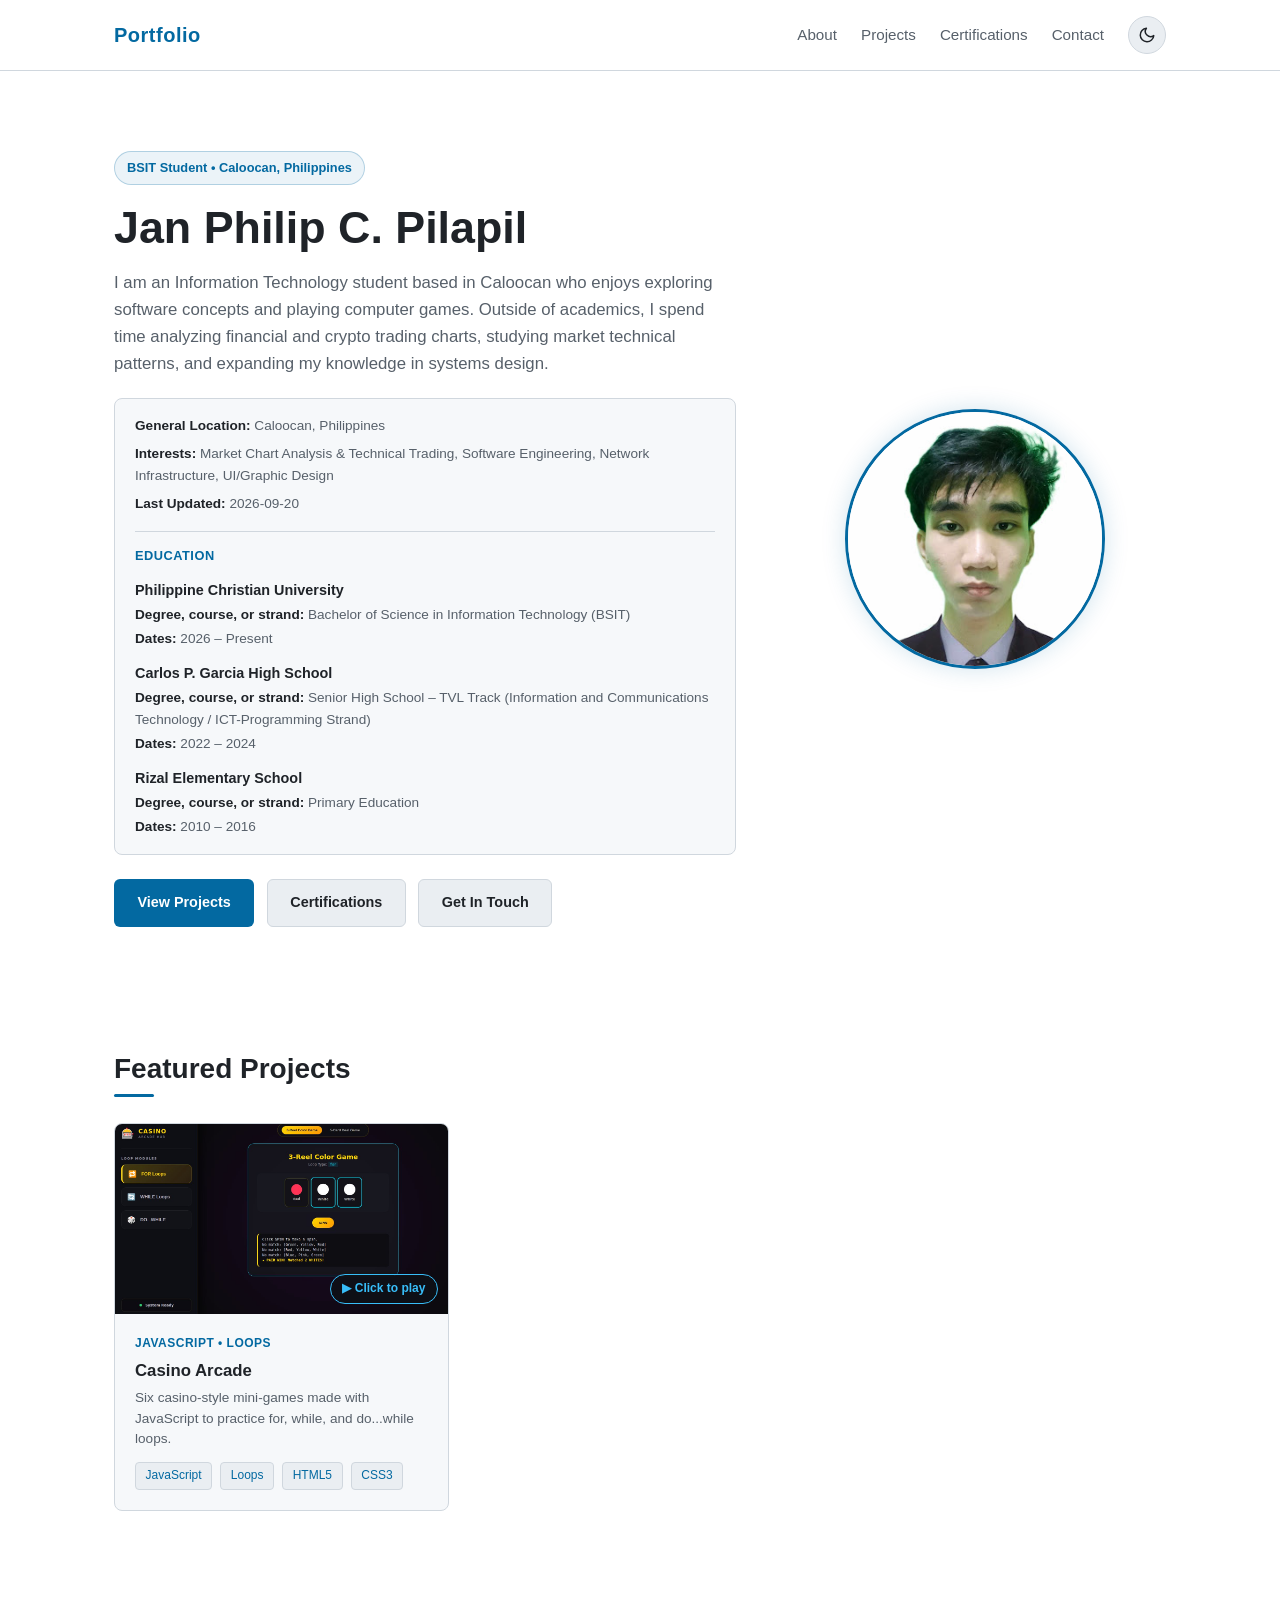
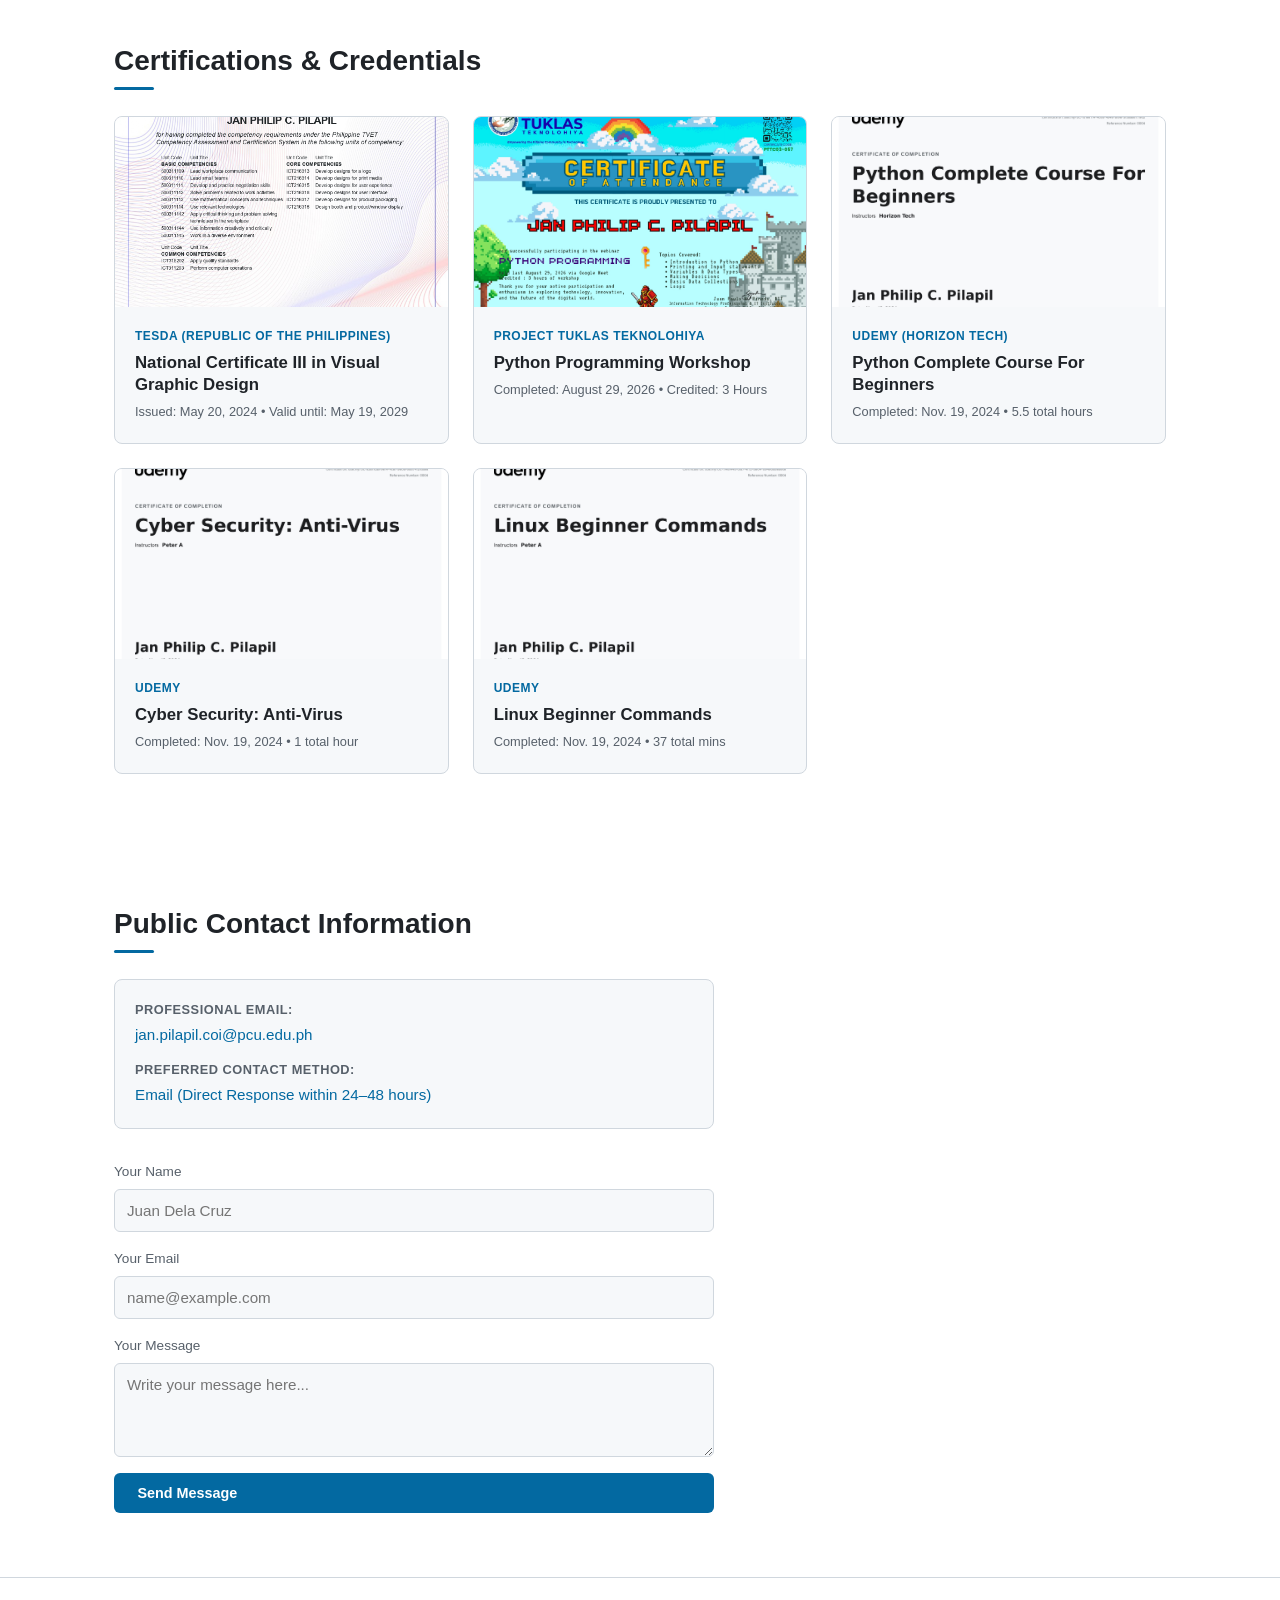
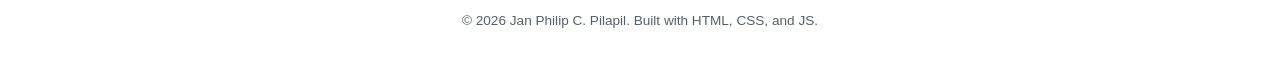
<file: index.html>
<!DOCTYPE html>
<html lang="en">
<head>
  <meta charset="UTF-8" />
  <meta name="viewport" content="width=device-width, initial-scale=1.0" />
  <title>Jan Philip C. Pilapil | BSIT Student Portfolio</title>
  <script>
    // Use the saved theme, otherwise follow the device setting
    (function () {
      var theme = null;
      try { theme = localStorage.getItem('theme'); } catch (e) {}
      if (theme !== 'light' && theme !== 'dark') {
        theme = window.matchMedia && window.matchMedia('(prefers-color-scheme: light)').matches ? 'light' : 'dark';
      }
      document.documentElement.setAttribute('data-theme', theme);
    })();
  </script>
  <link rel="stylesheet" href="style.css" />
</head>
<body>

  <!-- Navigation -->
  <header>
    <div class="nav-container">
      <a href="#" class="logo">Portfolio</a>
      <div class="nav-right">
        <ul class="nav-links">
          <li><a href="#about">About</a></li>
          <li><a href="#projects">Projects</a></li>
          <li><a href="#certificates">Certifications</a></li>
          <li><a href="#contact">Contact</a></li>
        </ul>
        <button class="theme-toggle" id="themeToggle" type="button" aria-label="Switch to light mode" title="Switch to light mode">
          <svg class="icon-sun" viewBox="0 0 24 24" fill="none" stroke="currentColor" stroke-width="2" stroke-linecap="round" stroke-linejoin="round" aria-hidden="true">
            <circle cx="12" cy="12" r="5"></circle>
            <line x1="12" y1="1" x2="12" y2="3"></line>
            <line x1="12" y1="21" x2="12" y2="23"></line>
            <line x1="4.22" y1="4.22" x2="5.64" y2="5.64"></line>
            <line x1="18.36" y1="18.36" x2="19.78" y2="19.78"></line>
            <line x1="1" y1="12" x2="3" y2="12"></line>
            <line x1="21" y1="12" x2="23" y2="12"></line>
            <line x1="4.22" y1="19.78" x2="5.64" y2="18.36"></line>
            <line x1="18.36" y1="5.64" x2="19.78" y2="4.22"></line>
          </svg>
          <svg class="icon-moon" viewBox="0 0 24 24" fill="none" stroke="currentColor" stroke-width="2" stroke-linecap="round" stroke-linejoin="round" aria-hidden="true">
            <path d="M21 12.79A9 9 0 1 1 11.21 3 7 7 0 0 0 21 12.79z"></path>
          </svg>
        </button>
      </div>
    </div>
  </header>

  <main>
    <!-- Hero / Profile Section -->
    <section class="hero" id="about">
      <div class="hero-content">
        <div class="hero-text">
          <span class="badge">BSIT Student &bull; Caloocan, Philippines</span>
          <h1>Jan Philip C. Pilapil</h1>
          
          <p class="hero-intro">
            I am an Information Technology student based in Caloocan who enjoys exploring software concepts and playing computer games. Outside of academics, I spend time analyzing financial and crypto trading charts, studying market technical patterns, and expanding my knowledge in systems design.
          </p>

          <div class="profile-meta">
            <p><strong>General Location:</strong> Caloocan, Philippines</p>
            <p><strong>Interests:</strong> Market Chart Analysis & Technical Trading, Software Engineering, Network Infrastructure, UI/Graphic Design</p>
            <p><strong>Last Updated:</strong> 2026-09-20</p>

            <p class="edu-heading">EDUCATION</p>

            <div class="edu-item">
              <p class="edu-school">Philippine Christian University</p>
              <p><strong>Degree, course, or strand:</strong> Bachelor of Science in Information Technology (BSIT)</p>
              <p><strong>Dates:</strong> 2026 &ndash; Present</p>
            </div>

            <div class="edu-item">
              <p class="edu-school">Carlos P. Garcia High School</p>
              <p><strong>Degree, course, or strand:</strong> Senior High School &ndash; TVL Track (Information and Communications Technology / ICT-Programming Strand)</p>
              <p><strong>Dates:</strong> 2022 &ndash; 2024</p>
            </div>

            <div class="edu-item">
              <p class="edu-school">Rizal Elementary School</p>
              <p><strong>Degree, course, or strand:</strong> Primary Education</p>
              <p><strong>Dates:</strong> 2010 &ndash; 2016</p>
            </div>
          </div>

          <div class="hero-actions">
            <a href="#projects" class="btn btn-primary">View Projects</a>
            <a href="#certificates" class="btn btn-secondary">Certifications</a>
            <a href="#contact" class="btn btn-secondary">Get In Touch</a>
          </div>
        </div>

        <div class="hero-image-wrapper">
          <img src="ME.jpg" alt="Jan Philip C. Pilapil" class="profile-img" />
        </div>
      </div>
    </section>


    <!-- Projects Section -->
    <section id="projects">
      <h2 class="section-title">Featured Projects</h2>
      

      <div class="projects-grid">
        <div class="cert-card game-card">
          <div class="cert-img-wrapper game-thumb" data-game-src="casino_hub.html" data-game-title="Casino Arcade">
            <img src="casino-preview.jpg" alt="Casino Arcade game preview" />
            <span class="play-badge">&#9654; Click to play</span>
          </div>
          <div class="cert-body">
            <span class="cert-issuer">JavaScript &bull; Loops</span>
            <h3 class="cert-title">Casino Arcade</h3>
            <p class="project-desc">Six casino-style mini-games made with JavaScript to practice for, while, and do...while loops.</p>
            <div class="tag-container">
              <span class="tech-tag">JavaScript</span>
              <span class="tech-tag">Loops</span>
              <span class="tech-tag">HTML5</span>
              <span class="tech-tag">CSS3</span>
            </div>
          </div>
        </div>
      </div>
    </section>

    <!-- Certifications Section -->
    <section id="certificates">
      <h2 class="section-title">Certifications & Credentials</h2>
      <div class="cert-grid">
        
        <div class="cert-card">
          <div class="cert-img-wrapper">
            <img src="nc3 e-cert.jpg" alt="TESDA National Certificate III in Visual Graphic Design" />
          </div>
          <div class="cert-body">
            <span class="cert-issuer">TESDA (Republic of the Philippines)</span>
            <h3 class="cert-title">National Certificate III in Visual Graphic Design</h3>
            <p class="cert-date">Issued: May 20, 2024 &bull; Valid until: May 19, 2029</p>
          </div>
        </div>

        <div class="cert-card">
          <div class="cert-img-wrapper">
            <img src="Tuklas e-cert.jpg" alt="Project Tuklas Python Programming Certificate" />
          </div>
          <div class="cert-body">
            <span class="cert-issuer">Project Tuklas Teknolohiya</span>
            <h3 class="cert-title">Python Programming Workshop</h3>
            <p class="cert-date">Completed: August 29, 2026 &bull; Credited: 3 Hours</p>
          </div>
        </div>

        <div class="cert-card">
          <div class="cert-img-wrapper">
            <img src="e-cert Python.jpg" alt="Udemy Python Complete Course for Beginners" />
          </div>
          <div class="cert-body">
            <span class="cert-issuer">Udemy (Horizon Tech)</span>
            <h3 class="cert-title">Python Complete Course For Beginners</h3>
            <p class="cert-date">Completed: Nov. 19, 2024 &bull; 5.5 total hours</p>
          </div>
        </div>

        <div class="cert-card">
          <div class="cert-img-wrapper">
            <img src="e-cert Cyber Security.jpg" alt="Udemy Cyber Security Anti-Virus Certificate" />
          </div>
          <div class="cert-body">
            <span class="cert-issuer">Udemy</span>
            <h3 class="cert-title">Cyber Security: Anti-Virus</h3>
            <p class="cert-date">Completed: Nov. 19, 2024 &bull; 1 total hour</p>
          </div>
        </div>

        <div class="cert-card">
          <div class="cert-img-wrapper">
            <img src="e-cert Linux Beginner.jpg" alt="Udemy Linux Beginner Commands Certificate" />
          </div>
          <div class="cert-body">
            <span class="cert-issuer">Udemy</span>
            <h3 class="cert-title">Linux Beginner Commands</h3>
            <p class="cert-date">Completed: Nov. 19, 2024 &bull; 37 total mins</p>
          </div>
        </div>

      </div>
    </section>

    <!-- Lightbox Modal -->
    <div id="certModal" class="modal">
      <span class="modal-close">&times;</span>
      <img class="modal-content" id="modalImage" alt="Certificate Preview" />
      <iframe class="modal-game" id="modalGame" title="Game preview"></iframe>
      <div id="modalCaption"></div>
    </div>

    <!-- Contact Section -->
    <section id="contact">
      <h2 class="section-title">Public Contact Information</h2>
      
      <div class="contact-info-block">
        <div class="contact-info-item">
          <span class="contact-info-label">Professional Email:</span>
          <a href="mailto:jan.pilapil.coi@pcu.edu.ph" class="contact-info-val">jan.pilapil.coi@pcu.edu.ph</a>
        </div>
        <div class="contact-info-item">
          <span class="contact-info-label">Preferred Contact Method:</span>
          <span class="contact-info-val">Email (Direct Response within 24–48 hours)</span>
        </div>
      </div>

      <form class="contact-form" id="contactForm">
        <div class="form-group">
          <label for="name">Your Name</label>
          <input type="text" id="name" required placeholder="Juan Dela Cruz" />
        </div>
        <div class="form-group">
          <label for="email">Your Email</label>
          <input type="email" id="email" required placeholder="name@example.com" />
        </div>
        <div class="form-group">
          <label for="message">Your Message</label>
          <textarea id="message" rows="4" required placeholder="Write your message here..."></textarea>
        </div>
        <button type="submit" class="btn btn-primary" style="align-self: flex-start;">Send Message</button>
      </form>
    </section>
  </main>

  <footer>
    <p>&copy; <span id="currentYear"></span> Jan Philip C. Pilapil. Built with HTML, CSS, and JS.</p>
  </footer>

  <script src="script.js"></script>
  <!-- Chatbase chatbot widget -->
  <script>
  (function(){if(!window.chatbase||window.chatbase("getState")!=="initialized"){window.chatbase=(...arguments)=>{if(!window.chatbase.q){window.chatbase.q=[]}window.chatbase.q.push(arguments)};window.chatbase=new Proxy(window.chatbase,{get(target,prop){if(prop==="q"){return target.q}return(...args)=>target(prop,...args)}})}const onLoad=function(){const script=document.createElement("script");script.src="https://www.chatbase.co/embed.min.js";script.id="SaUGoxGJDr27r4oi2v3am";script.domain="www.chatbase.co";document.body.appendChild(script)};if(document.readyState==="complete"){onLoad()}else{window.addEventListener("load",onLoad)}})();
  </script>
</body>
</html>
</file>
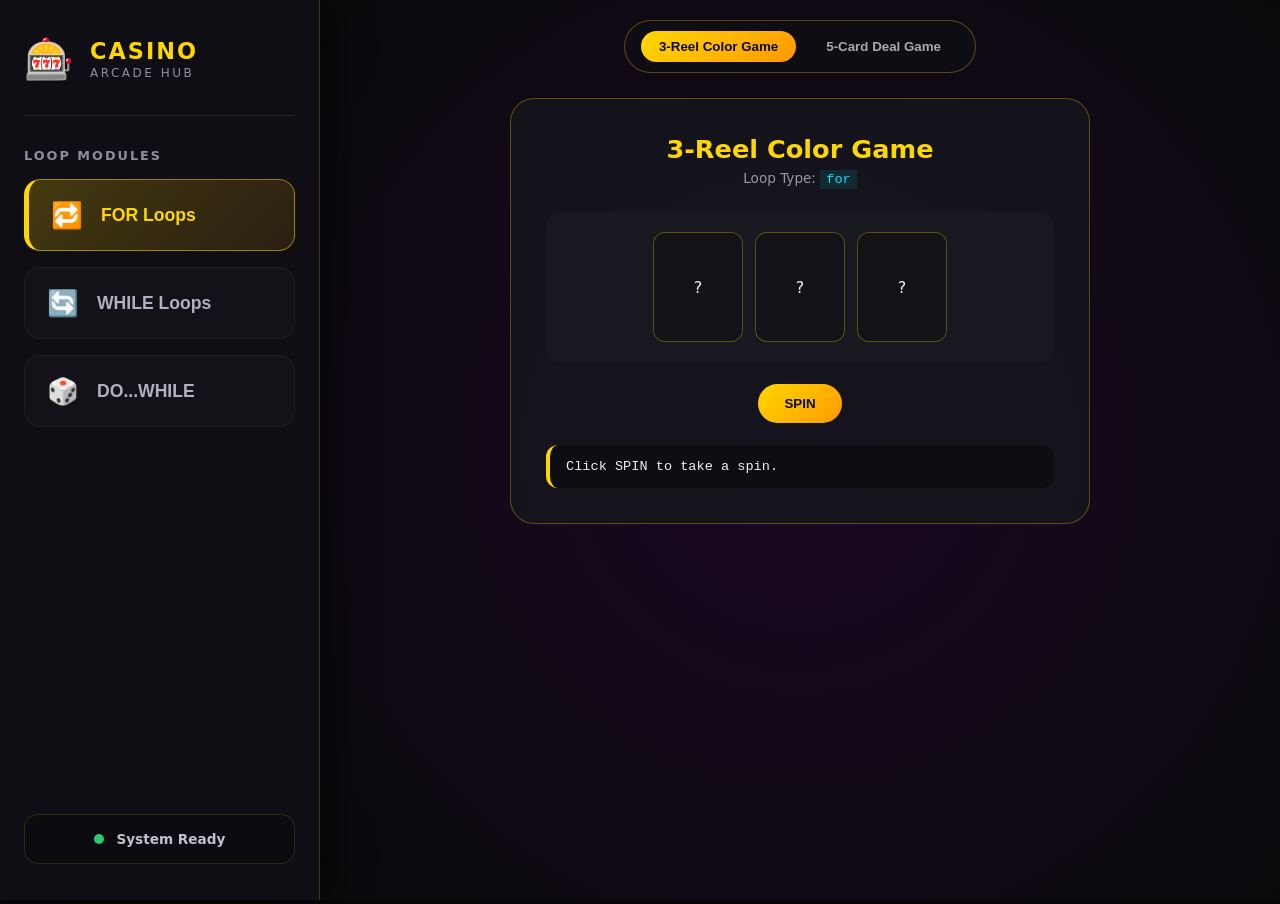
<file: casino_hub.html>
<!DOCTYPE html>
<html lang="en">
<head>
  <meta charset="UTF-8">
  <meta name="viewport" content="width=device-width, initial-scale=1.0">
  <title>Casino Arcade - Master Hub</title>

  <!-- =========================
       CSS PART
       Section ng design
       and layout ng page.
       ========================= -->
  <style>
    /* Applies these settings to all elements */
    * {
      box-sizing: border-box;
      margin: 0;
      padding: 0;
    }

    /* Main page background and text */
    body {
      background: #070709;
      color: #f0f0f5;
      font-family: system-ui, sans-serif;
      display: flex;
      height: 100vh;
      overflow: hidden;
    }

    /* Left side navigation panel */
    .sidebar {
      width: 320px;
      height: 100%;
      background: rgba(15, 15, 22, 0.95);
      border-right: 1px solid rgba(255, 215, 0, 0.2);
      display: flex;
      flex-direction: column;
      justify-content: space-between;
      padding: 36px 24px;
      z-index: 100;
      box-shadow: 8px 0 35px rgba(0, 0, 0, 0.7);
    }

    /* Logo and title area */
    .brand-container {
      display: flex;
      align-items: center;
      gap: 16px;
      padding-bottom: 32px;
      border-bottom: 1px solid rgba(255, 255, 255, 0.1);
      margin-bottom: 32px;
    }

    /* Casino icon size */
    .brand-icon {
      font-size: 2.5rem;
    }

    /* Main title of the website */
    .brand-text {
      font-size: 1.4rem;
      font-weight: 800;
      color: #ffd700;
      text-transform: uppercase;
      letter-spacing: 2px;
      line-height: 1.1;
    }

    /* Smaller title under Casino */
    .brand-sub {
      font-size: 0.75rem;
      color: #8e8e9f;
      letter-spacing: 2.5px;
      margin-top: 2px;
    }

    /* Title above the navigation buttons */
    .nav-section-title {
      font-size: 0.8rem;
      text-transform: uppercase;
      letter-spacing: 2px;
      color: #8e8e9f;
      margin-bottom: 16px;
      font-weight: 700;
    }

    /* Arranges the navigation buttons vertically */
    .nav-list {
      list-style: none;
      display: flex;
      flex-direction: column;
      gap: 16px;
    }

    /* Design of each navigation button */
    .nav-item {
      display: flex;
      align-items: center;
      gap: 18px;
      padding: 20px 22px;
      border-radius: 16px;
      color: #b0b0c0;
      font-weight: 700;
      font-size: 1.1rem;
      cursor: pointer;
      border: 1px solid rgba(255, 255, 255, 0.05);
      background: rgba(255, 255, 255, 0.02);
      width: 100%;
      text-align: left;
      transition: all 0.2s ease;
    }

    /* Changes the button when the mouse is over it */
    .nav-item:hover {
      background: rgba(255, 215, 0, 0.1);
      color: #fff;
      border-color: rgba(255, 215, 0, 0.3);
    }

    /* Shows which button is currently selected */
    .nav-item.active {
      background: linear-gradient(135deg, rgba(255, 215, 0, 0.22), rgba(255, 153, 0, 0.12));
      color: #ffd700;
      border-color: rgba(255, 215, 0, 0.5);
      border-left: 5px solid #ffd700;
    }

    /* Size of the icons inside the buttons */
    .nav-item .icon {
      font-size: 1.6rem;
    }

    /* Bottom message in the sidebar */
    .sidebar-footer {
      background: rgba(10, 10, 15, 0.7);
      border: 1px solid rgba(255, 215, 0, 0.15);
      border-radius: 14px;
      padding: 16px;
      font-size: 0.85rem;
      color: #c0c0d0;
      text-align: center;
      font-weight: 600;
      margin-top: auto;
    }

    /* Small green dot tabi ng "System Ready" */
    .status-dot {
      display: inline-block;
      width: 10px;
      height: 10px;
      background: #2ecc71;
      border-radius: 50%;
      margin-right: 8px;
    }

    /* Main area where the game pages appear */
    .main-content {
      flex: 1;
      height: 100%;
      background: radial-gradient(circle at center, #140b1e 0%, #070709 100%);
    }

    /* Makes the selected game page fill the main area */
    iframe {
      width: 100%;
      height: 100%;
      border: none;
    }
  </style>
</head>

<body>

  <!-- =========================
       HTML PART
       actual structure ng page
       ========================= -->

  <!-- Sidebar / navigation area -->
  <aside class="sidebar">
    <div>

      <!-- Website logo and name -->
      <div class="brand-container">
        <span class="brand-icon">🎰</span>
        <div>
          <div class="brand-text">Casino</div>
          <div class="brand-sub">ARCADE HUB</div>
        </div>
      </div>

      <!-- Navigation title -->
      <div class="nav-section-title">Loop Modules</div>

      <!-- Buttons for the different loop games -->
      <ul class="nav-list">

        <!-- FOR Loop button -->
        <li>
          <button class="nav-item active" id="btn1"
            onclick="openPage('for_loops_games.html', 'btn1')">
            <span class="icon">🔁</span>
            <span>FOR Loops</span>
          </button>
        </li>

        <!-- WHILE Loop button -->
        <li>
          <button class="nav-item" id="btn2"
            onclick="openPage('while_loops_games.html', 'btn2')">
            <span class="icon">🔄</span>
            <span>WHILE Loops</span>
          </button>
        </li>

        <!-- DO...WHILE button -->
        <li>
          <button class="nav-item" id="btn3"
            onclick="openPage('dowhile_loops_games.html', 'btn3')">
            <span class="icon">🎲</span>
            <span>DO...WHILE</span>
          </button>
        </li>

      </ul>
    </div>

    <!-- System status at the bottom -->
    <div class="sidebar-footer">
      <span class="status-dot"></span> System Ready
    </div>
  </aside>

  <!-- Main area for displaying the selected game -->
  <main class="main-content">
    <iframe id="game-frame"></iframe>
  </main>

  <!-- =========================
       JAVASCRIPT PART
       ========================= -->
  <script>
    // All three games are stored inside this file, so no other files are needed
    const GAMES = {"for_loops_games.html": "<!DOCTYPE html>\n<html lang=\"en\">\n<head>\n  <meta charset=\"UTF-8\">\n\n  <!-- Makes the page adjust to different screen sizes -->\n  <meta name=\"viewport\" content=\"width=device-width, initial-scale=1.0\">\n\n  <title>Casino Arcade - FOR Loops<\/title>\n\n  <!-- ================= CSS ================= -->\n  <style>\n\n    /* Removes default spacing */\n    * {\n      box-sizing: border-box;\n      margin: 0;\n      padding: 0;\n    }\n\n    /* Main page design */\n    body {\n      background: radial-gradient(circle at center, #1b0823 0%, #0a0a0c 100%);\n      color: #f0f0f5;\n      font-family: system-ui, sans-serif;\n      display: flex;\n      flex-direction: column;\n      align-items: center;\n      min-height: 100vh;\n      padding: 20px;\n    }\n\n    /* Navigation bar */\n    .navbar {\n      display: flex;\n      gap: 12px;\n      margin-bottom: 25px;\n      background: rgba(15, 15, 20, 0.9);\n      padding: 10px 16px;\n      border-radius: 30px;\n      border: 1px solid rgba(255, 215, 0, 0.3);\n    }\n\n    /* Navigation buttons */\n    .nav-btn {\n      background: transparent;\n      border: none;\n      color: #aaa;\n      padding: 8px 18px;\n      border-radius: 20px;\n      font-weight: 700;\n      cursor: pointer;\n    }\n\n    /* Style of the selected button */\n    .nav-btn.active {\n      background: linear-gradient(135deg, #ffd700, #ff9900);\n      color: #0a0a0c;\n    }\n\n    /* Hides game tabs by default */\n    .game-tab {\n      display: none;\n      width: 100%;\n      max-width: 580px;\n    }\n\n    /* Shows the selected game tab */\n    .game-tab.active {\n      display: block;\n    }\n\n    /* Main game box */\n    .activity-panel {\n      background: rgba(22, 22, 29, 0.85);\n      border: 1px solid rgba(255, 215, 0, 0.3);\n      border-radius: 24px;\n      padding: 35px;\n      text-align: center;\n    }\n\n    /* Winner/game-over border */\n    .activity-panel.winner-state,\n    .activity-panel.game-over {\n      border-color: #00e5ff;\n    }\n\n    /* Game title */\n    h1 {\n      color: #ffd700;\n      margin-bottom: 6px;\n      font-size: 1.6rem;\n    }\n\n    /* Subtitle */\n    .subtitle {\n      color: #9999a5;\n      font-size: 0.85rem;\n      margin-bottom: 25px;\n    }\n\n    /* Styles the <code> text */\n    .subtitle code {\n      color: #00e5ff;\n      background: rgba(0, 229, 255, 0.1);\n      padding: 2px 6px;\n    }\n\n    /* Game status text */\n    .status-tracker {\n      color: #ffd700;\n      font-weight: 700;\n      margin-bottom: 15px;\n    }\n\n    /* Area where the game objects appear */\n    .game-display {\n      background: #181820;\n      padding: 20px;\n      border-radius: 16px;\n      min-height: 130px;\n      display: flex;\n      justify-content: center;\n      align-items: center;\n      gap: 12px;\n      margin-bottom: 22px;\n    }\n\n    /* Color reel boxes */\n    .reel-box {\n      width: 90px;\n      height: 110px;\n      background: #121218;\n      border: 1px solid rgba(255, 215, 0, 0.3);\n      border-radius: 12px;\n      display: flex;\n      flex-direction: column;\n      justify-content: center;\n      align-items: center;\n      gap: 8px;\n    }\n\n    /* Highlights a winning reel */\n    .reel-box.winner {\n      border: 2px solid #00e5ff;\n      transform: scale(1.05);\n    }\n\n    /* Circle showing the color */\n    .color-swatch {\n      width: 42px;\n      height: 42px;\n      border-radius: 50%;\n    }\n\n    .reel-label {\n      font-size: 0.75rem;\n      color: #aaa;\n      font-weight: 700;\n    }\n\n    /* Playing card design */\n    .card-box {\n      width: 75px;\n      height: 105px;\n      background: #ffffff;\n      border-radius: 8px;\n      display: flex;\n      flex-direction: column;\n      justify-content: space-between;\n      padding: 6px 8px;\n      position: relative;\n      font-weight: bold;\n    }\n\n    /* Card colors */\n    .card-box.red {\n      color: #d32f2f;\n    }\n\n    .card-box.black {\n      color: #1a1a1a;\n    }\n\n    /* Winning card */\n    .card-box.winner {\n      border: 3px solid #00e5ff;\n      transform: scale(1.05);\n    }\n\n    /* Placeholder card before dealing */\n    .card-box.placeholder {\n      background: #181822;\n      border: 1px solid rgba(255, 215, 0, 0.3);\n      color: #ffd700;\n      justify-content: center;\n      align-items: center;\n      font-size: 1.5rem;\n    }\n\n    /* Buttons area */\n    .controls-container {\n      display: flex;\n      justify-content: center;\n      gap: 12px;\n    }\n\n    /* Main game buttons */\n    .btn {\n      background: linear-gradient(135deg, #ffd700, #ff9900);\n      color: #0a0a0c;\n      font-weight: 800;\n      padding: 12px 26px;\n      border: none;\n      border-radius: 30px;\n      cursor: pointer;\n    }\n\n    /* Disabled button */\n    .btn:disabled {\n      opacity: 0.6;\n      cursor: not-allowed;\n    }\n\n    /* Reset button starts hidden */\n    .btn-secondary {\n      display: none;\n      background: #00e5ff;\n    }\n\n    /* Game output/log area */\n    .output-box {\n      margin-top: 22px;\n      background: #0d0d12;\n      padding: 14px 16px;\n      border-radius: 12px;\n      border-left: 4px solid #ffd700;\n      text-align: left;\n      font-family: monospace;\n      font-size: 0.85rem;\n      max-height: 160px;\n      overflow-y: auto;\n    }\n\n    .log-line {\n      margin: 4px 0;\n      color: #d0d0dc;\n    }\n\n    .win-line {\n      color: #00e5ff;\n      font-weight: bold;\n    }\n\n    .pair-line {\n      color: #ffd700;\n      font-weight: bold;\n    }\n\n  <\/style>\n<\/head>\n\n<body>\n\n  <!-- ================= HTML ================= -->\n\n  <!-- Navigation buttons -->\n  <nav class=\"navbar\">\n\n    <!-- Opens the Color Game -->\n    <button class=\"nav-btn active\"\n      id=\"btn-color\"\n      onclick=\"openGame('color-tab', 'btn-color')\">\n      3-Reel Color Game\n    <\/button>\n\n    <!-- Opens the Poker Game -->\n    <button class=\"nav-btn\"\n      id=\"btn-poker\"\n      onclick=\"openGame('poker-tab', 'btn-poker')\">\n      5-Card Deal Game\n    <\/button>\n\n  <\/nav>\n\n\n  <!-- ===== COLOR GAME ===== -->\n\n  <div class=\"game-tab active\" id=\"color-tab\">\n\n    <div class=\"activity-panel\" id=\"color-panel\">\n\n      <h1>3-Reel Color Game<\/h1>\n\n      <!-- <code> displays code-like text -->\n      <p class=\"subtitle\">Loop Type: <code>for<\/code><\/p>\n\n      <!-- Three reels -->\n      <div class=\"game-display\">\n        <div class=\"reel-box\" id=\"reel-0\">?<\/div>\n        <div class=\"reel-box\" id=\"reel-1\">?<\/div>\n        <div class=\"reel-box\" id=\"reel-2\">?<\/div>\n      <\/div>\n\n      <!-- Spin button -->\n      <div class=\"controls-container\">\n        <button class=\"btn\"\n          id=\"spin-btn\"\n          onclick=\"spinColorGame()\">\n          SPIN\n        <\/button>\n      <\/div>\n\n      <!-- Game messages appear here -->\n      <div class=\"output-box\" id=\"game-log\">\n        Click SPIN to take a spin.\n      <\/div>\n\n    <\/div>\n  <\/div>\n\n\n  <!-- ===== POKER GAME ===== -->\n\n  <div class=\"game-tab\" id=\"poker-tab\">\n\n    <div class=\"activity-panel\" id=\"poker-panel\">\n\n      <h1>5-Card Deal Game<\/h1>\n\n      <p class=\"subtitle\">Loop Type: <code>for<\/code><\/p>\n\n      <!-- Shows how many deals are left -->\n      <div class=\"status-tracker\" id=\"card-status\">\n        Deals Left: 5\n      <\/div>\n\n      <!-- Five cards -->\n      <div class=\"game-display\">\n        <div class=\"card-box placeholder\" id=\"card-0\">🂠<\/div>\n        <div class=\"card-box placeholder\" id=\"card-1\">🂠<\/div>\n        <div class=\"card-box placeholder\" id=\"card-2\">🂠<\/div>\n        <div class=\"card-box placeholder\" id=\"card-3\">🂠<\/div>\n        <div class=\"card-box placeholder\" id=\"card-4\">🂠<\/div>\n      <\/div>\n\n      <!-- Game buttons -->\n      <div class=\"controls-container\">\n\n        <button class=\"btn\"\n          id=\"poker-btn\"\n          onclick=\"dealHand()\">\n          DEAL HAND\n        <\/button>\n\n        <button class=\"btn btn-secondary\"\n          id=\"poker-reset-btn\"\n          onclick=\"resetPoker()\">\n          START AGAIN?\n        <\/button>\n\n      <\/div>\n\n      <!-- Poker output -->\n      <div class=\"output-box\" id=\"out-poker\">\n        Click DEAL to run the <strong>for loop<\/strong>.\n      <\/div>\n\n    <\/div>\n  <\/div>\n\n\n  <!-- ================= JAVASCRIPT ================= -->\n  <script>\n\n    // Changes between the two game tabs\n    function openGame(tabId, btnId) {\n\n      // Remove active style from the game tabs\n      document.getElementById('color-tab').className = 'game-tab';\n      document.getElementById('poker-tab').className = 'game-tab';\n\n      // Remove active style from the buttons\n      document.getElementById('btn-color').className = 'nav-btn';\n      document.getElementById('btn-poker').className = 'nav-btn';\n\n      // Activate the selected tab and button\n      document.getElementById(tabId).className = 'game-tab active';\n      document.getElementById(btnId).className = 'nav-btn active';\n    }\n\n\n    /* ===== Game 1: Color Game ===== */\n\n    // List of colors used by the game\n    var colorList = [\n      { name: 'Red', hex: '#ff3355' },\n      { name: 'Blue', hex: '#3388ff' },\n      { name: 'Green', hex: '#22cc66' },\n      { name: 'Yellow', hex: '#ffcc00' },\n      { name: 'White', hex: '#ffffff' },\n      { name: 'Pink', hex: '#ff66cc' }\n    ];\n\n\n    // Runs when the SPIN button is clicked\n    function spinColorGame() {\n\n      var btn = document.getElementById('spin-btn');\n      var log = document.getElementById('game-log');\n\n      // Prevents another click while spinning\n      btn.disabled = true;\n\n      // Resets the panel style\n      document.getElementById('color-panel').className = 'activity-panel';\n\n\n      // FOR LOOP\n      // Runs 3 times to reset the three reels\n      for (var i = 0; i < 3; i++) {\n        document.getElementById('reel-' + i).className = 'reel-box';\n      }\n\n\n      // Stores the three selected colors\n      var results = [];\n\n\n      // FOR LOOP\n      // Generates 3 random colors\n      for (var i = 0; i < 3; i++) {\n\n        // Picks a random color from colorList\n        var randomColor =\n          colorList[Math.floor(Math.random() * colorList.length)];\n\n        // Adds the color to results\n        results.push(randomColor);\n\n        // Finds the current reel\n        var reel = document.getElementById('reel-' + i);\n\n        // Displays the color and its name\n        reel.innerHTML =\n          '<div class=\"color-swatch\" style=\"background:' +\n          randomColor.hex +\n          '\"><\/div>' +\n          '<span class=\"reel-label\">' +\n          randomColor.name +\n          '<\/span>';\n      }\n\n\n      // Gets the three results\n      var c1 = results[0].name;\n      var c2 = results[1].name;\n      var c3 = results[2].name;\n\n\n      // Checks if all three colors match\n      if (c1 === c2 && c2 === c3) {\n\n        // Highlights all three reels\n        for (var i = 0; i < 3; i++)\n          document.getElementById('reel-' + i).className =\n            'reel-box winner';\n\n        document.getElementById('color-panel').className =\n          'activity-panel winner-state';\n\n        log.innerHTML +=\n          '<div class=\"log-line win-line\">★ THREE OF A KIND! Matched 3 ' +\n          c1.toUpperCase() + 'S!<\/div>';\n\n      }\n\n      // Checks if any two colors match\n      else if (c1 === c2 || c1 === c3 || c2 === c3) {\n\n        var pairColor =\n          (c1 === c2 || c1 === c3) ? c1 : c2;\n\n        // Highlights the matching reels\n        for (var i = 0; i < 3; i++) {\n          if (results[i].name === pairColor)\n            document.getElementById('reel-' + i).className =\n              'reel-box winner';\n        }\n\n        document.getElementById('color-panel').className =\n          'activity-panel winner-state';\n\n        log.innerHTML +=\n          '<div class=\"log-line pair-line\">★ PAIR WIN! Matched 2 ' +\n          pairColor.toUpperCase() + 'S!<\/div>';\n\n      }\n\n      // Runs when there is no matching color\n      else {\n        log.innerHTML +=\n          '<div class=\"log-line\">No match: [' +\n          c1 + ', ' + c2 + ', ' + c3 + ']<\/div>';\n      }\n\n\n      // Scrolls the output to the newest message\n      log.scrollTop = log.scrollHeight;\n\n      // Enables the button again\n      btn.disabled = false;\n    }\n\n\n    /* ===== Game 2: Poker Deal ===== */\n\n    // List of card suits\n    var suits = [\n      { symbol: '♠', name: 'Spades', color: 'black' },\n      { symbol: '♥', name: 'Hearts', color: 'red' },\n      { symbol: '♦', name: 'Diamonds', color: 'red' },\n      { symbol: '♣', name: 'Clubs', color: 'black' }\n    ];\n\n    // List of card values\n    var ranks = [\n      '2', '3', '4', '5', '6', '7',\n      '8', '9', '10', 'J', 'Q', 'K', 'A'\n    ];\n\n    // Number of deals remaining\n    var dealsLeft = 5;\n\n\n    // Runs when DEAL HAND is clicked\n    function dealHand() {\n\n      var out = document.getElementById('out-poker');\n\n      out.innerHTML =\n        '<strong>Executing FOR loop (5 iterations)...<\/strong><br>';\n\n\n      // Checks if this is the final deal\n      var isLastDeal = (dealsLeft === 1);\n\n      // Picks a random suit\n      var winSuit =\n        suits[Math.floor(Math.random() * suits.length)];\n\n      // Picks the starting card\n      var startRank =\n        Math.floor(Math.random() * (ranks.length - 4));\n\n\n      // FOR LOOP\n      // Deals 5 cards\n      for (var i = 0; i < 5; i++) {\n\n        // Chooses the suit\n        var suit =\n          isLastDeal\n            ? winSuit\n            : suits[Math.floor(Math.random() * suits.length)];\n\n        // Chooses the card value\n        var rank =\n          isLastDeal\n            ? ranks[startRank + i]\n            : ranks[Math.floor(Math.random() * ranks.length)];\n\n\n        // Finds the current card\n        var cardEl =\n          document.getElementById('card-' + i);\n\n        // Applies the card style\n        cardEl.className =\n          'card-box ' + suit.color +\n          (isLastDeal ? ' winner' : '');\n\n        // Displays the card\n        cardEl.innerHTML =\n          '<div class=\"card-corner top-left\">' +\n          '<span class=\"card-value\">' + rank + '<\/span>' +\n          '<span class=\"card-suit-small\">' + suit.symbol + '<\/span>' +\n          '<\/div>' +\n          '<div class=\"card-center-suit\">' +\n          suit.symbol +\n          '<\/div>' +\n          '<div class=\"card-corner bottom-right\">' +\n          '<span class=\"card-value\">' + rank + '<\/span>' +\n          '<span class=\"card-suit-small\">' + suit.symbol + '<\/span>' +\n          '<\/div>';\n\n\n        // Adds the result to the output\n        out.innerHTML +=\n          '<div class=\"log-line\">→ Iteration ' +\n          i + ': Dealt Card ' +\n          (i + 1) + ' = ' +\n          rank + ' of ' +\n          suit.name + '<\/div>';\n      }\n\n\n      // Removes one deal\n      dealsLeft--;\n\n\n      // Checks if the game is finished\n      if (isLastDeal) {\n\n        document.getElementById('poker-btn').style.display = 'none';\n\n        document.getElementById('poker-reset-btn').style.display =\n          'inline-block';\n\n        document.getElementById('card-status').innerHTML =\n          '🏆 STRAIGHT FLUSH! GAME OVER';\n\n        document.getElementById('poker-panel').className =\n          'activity-panel game-over';\n\n        out.innerHTML +=\n          '<div class=\"log-line win-line\">' +\n          '★ WINNER! STRAIGHT FLUSH ON DEAL 5/5! GAME STOPPED.' +\n          '<\/div>';\n\n      } else {\n\n        // Shows the remaining deals\n        document.getElementById('card-status').innerHTML =\n          'Deals Left: ' + dealsLeft;\n\n        out.innerHTML +=\n          '<hr>' +\n          'Hand Complete! (' +\n          dealsLeft +\n          ' deal(s) remaining)';\n      }\n\n\n      // Scrolls to the latest output\n      out.scrollTop = out.scrollHeight;\n    }\n\n\n    // Resets the poker game\n    function resetPoker() {\n\n      // Resets the number of deals\n      dealsLeft = 5;\n\n      // Shows the DEAL button\n      document.getElementById('poker-btn').style.display =\n        'inline-block';\n\n      // Hides the reset button\n      document.getElementById('poker-reset-btn').style.display =\n        'none';\n\n      // Resets the status\n      document.getElementById('card-status').innerHTML =\n        'Deals Left: 5';\n\n      // Resets the panel\n      document.getElementById('poker-panel').className =\n        'activity-panel';\n\n\n      // FOR LOOP\n      // Resets all 5 cards\n      for (var i = 0; i < 5; i++) {\n\n        var cardEl =\n          document.getElementById('card-' + i);\n\n        cardEl.className = 'card-box placeholder';\n        cardEl.innerHTML = '🂠';\n      }\n\n\n      // Resets the output message\n      document.getElementById('out-poker').innerHTML =\n        'Game reset! Click DEAL to run the <strong>for loop<\/strong>.';\n    }\n\n  <\/script>\n\n<\/body>\n<\/html>", "while_loops_games.html": "<!DOCTYPE html>\n<html lang=\"en\">\n<head>\n  <meta charset=\"UTF-8\">\n\n  <!-- Makes the page adjust to different screen sizes -->\n  <meta name=\"viewport\" content=\"width=device-width, initial-scale=1.0\">\n\n  <title>Casino Arcade - WHILE Loops<\/title>\n\n  <!-- ================= CSS ================= -->\n  <style>\n\n    /* Global CSS variable definitions */\n    :root {\n      --gold: #ffd700;\n      --gold-glow: rgba(255, 215, 0, 0.4);\n      --bg-dark: #0a0a0c;\n      --panel-bg: rgba(22, 22, 29, 0.85);\n      --card-bg: #181820;\n      --green: #2ecc71;\n      --red: #e74c3c;\n    }\n\n    /* Removes default spacing */\n    * {\n      box-sizing: border-box;\n      margin: 0;\n      padding: 0;\n    }\n\n    /* Main page design */\n    body {\n      background: radial-gradient(circle at center, #0c2016 0%, #050a07 100%);\n      color: #f0f0f5;\n      font-family: 'Segoe UI', system-ui, -apple-system, sans-serif;\n      display: flex;\n      flex-direction: column;\n      align-items: center;\n      min-height: 100vh;\n      padding: 20px;\n    }\n\n    /* Navigation bar */\n    .navbar {\n      display: flex;\n      gap: 12px;\n      margin-bottom: 25px;\n      background: rgba(15, 15, 20, 0.9);\n      padding: 10px 16px;\n      border-radius: 30px;\n      border: 1px solid rgba(255, 215, 0, 0.3);\n      box-shadow: 0 4px 20px rgba(0, 0, 0, 0.5);\n    }\n\n    /* Navigation buttons */\n    .nav-btn {\n      background: transparent;\n      border: 1px solid transparent;\n      color: #aaa;\n      padding: 8px 18px;\n      border-radius: 20px;\n      font-weight: 700;\n      font-size: 0.9rem;\n      cursor: pointer;\n      transition: all 0.25s ease;\n    }\n\n    /* Hover effect for navigation buttons */\n    .nav-btn:hover {\n      color: #fff;\n    }\n\n    /* Style of the selected button */\n    .nav-btn.active {\n      background: linear-gradient(135deg, #ffd700, #ff9900);\n      color: #0a0a0c;\n      box-shadow: 0 0 10px rgba(255, 215, 0, 0.4);\n    }\n\n    /* Hides game tabs by default */\n    .game-tab {\n      display: none;\n      width: 100%;\n      max-width: 580px;\n    }\n\n    /* Shows the selected game tab */\n    .game-tab.active {\n      display: block;\n    }\n\n    /* Main game box */\n    .activity-panel {\n      background: var(--panel-bg);\n      backdrop-filter: blur(12px);\n      border: 1px solid rgba(255, 215, 0, 0.3);\n      border-radius: 24px;\n      padding: 30px;\n      width: 100%;\n      box-shadow: 0 20px 50px rgba(0, 0, 0, 0.8), 0 0 30px rgba(255, 215, 0, 0.1);\n      text-align: center;\n      transition: all 0.3s ease;\n    }\n\n    /* Game title */\n    h1 {\n      color: var(--gold);\n      text-transform: uppercase;\n      letter-spacing: 2px;\n      margin-bottom: 4px;\n      font-size: 1.6rem;\n      font-weight: 800;\n      text-shadow: 0 2px 10px var(--gold-glow);\n    }\n\n    /* Subtitle */\n    .subtitle {\n      color: #9999a5;\n      font-size: 0.85rem;\n      margin-bottom: 20px;\n    }\n\n    /* Styles the <code> text */\n    .subtitle code {\n      color: #00e5ff;\n      background: rgba(0, 229, 255, 0.1);\n      padding: 2px 6px;\n      border-radius: 4px;\n    }\n\n    /* Blackjack board container */\n    .game-display-bj {\n      background: rgba(10, 10, 12, 0.6);\n      padding: 20px;\n      border-radius: 16px;\n      border: 1px solid rgba(255, 255, 255, 0.08);\n      display: flex;\n      flex-direction: column;\n      gap: 16px;\n      margin-bottom: 20px;\n      box-shadow: inset 0 2px 8px rgba(0, 0, 0, 0.6);\n    }\n\n    /* Section for dealer and player hands */\n    .hand-section {\n      text-align: left;\n    }\n\n    /* Title label for player and dealer hands */\n    .hand-title {\n      color: var(--gold);\n      font-weight: 700;\n      font-size: 0.9rem;\n      margin-bottom: 8px;\n      letter-spacing: 0.5px;\n    }\n\n    /* Container holding active playing cards */\n    .cards-container {\n      display: flex;\n      gap: 10px;\n      min-height: 84px;\n      flex-wrap: wrap;\n    }\n\n    /* Individual playing card box */\n    .playing-card {\n      width: 58px;\n      height: 84px;\n      background: #ffffff;\n      border-radius: 6px;\n      border: 1px solid #ccc;\n      box-shadow: 0 4px 8px rgba(0, 0, 0, 0.4);\n      display: flex;\n      flex-direction: column;\n      justify-content: space-between;\n      padding: 4px 6px;\n      font-weight: 800;\n      user-select: none;\n      animation: popIn 0.2s ease-out;\n    }\n\n    /* Card deal entry animation */\n    @keyframes popIn {\n      0% { transform: scale(0.8); opacity: 0; }\n      100% { transform: scale(1); opacity: 1; }\n    }\n\n    /* Color styles for red and black suit cards */\n    .playing-card.red { color: #d00000; }\n    .playing-card.black { color: #111111; }\n\n    /* Corner and center text placement for cards */\n    .card-top { font-size: 0.9rem; line-height: 1; text-align: left; }\n    .card-center { font-size: 1.4rem; text-align: center; line-height: 1; }\n    .card-bottom { font-size: 0.9rem; line-height: 1; text-align: right; transform: rotate(180deg); }\n\n    /* Displays player's account balance */\n    .balance-banner {\n      color: var(--gold);\n      font-size: 1.1rem;\n      font-weight: 700;\n      margin-bottom: 18px;\n    }\n\n    /* Rocket launch display window */\n    .sky-display {\n      background: var(--card-bg);\n      border-radius: 16px;\n      border: 1px solid rgba(255, 255, 255, 0.08);\n      height: 180px;\n      position: relative;\n      overflow: hidden;\n      display: flex;\n      flex-direction: column;\n      justify-content: center;\n      align-items: center;\n      margin-bottom: 20px;\n      box-shadow: inset 0 2px 8px rgba(0, 0, 0, 0.5);\n    }\n\n    /* Rocket icon styling */\n    .rocket {\n      font-size: 3.5rem;\n      transition: transform 0.1s linear;\n      z-index: 2;\n    }\n\n    /* Flying animation for rocket */\n    .rocket.flying {\n      animation: hoverShake 0.15s infinite alternate ease-in-out;\n    }\n\n    /* Hover animation keyframes */\n    @keyframes hoverShake {\n      0% { transform: translateY(0px) rotate(-5deg); }\n      100% { transform: translateY(-6px) rotate(5deg); }\n    }\n\n    /* Multiplier readout display */\n    .val-large {\n      font-size: 2.5rem;\n      font-weight: 800;\n      color: var(--gold);\n      text-shadow: 0 0 15px var(--gold-glow);\n      z-index: 2;\n      margin-top: 6px;\n    }\n\n    /* Text state for rocket crash or cash out */\n    .val-large.crashed { color: var(--red); text-shadow: 0 0 15px rgba(231, 76, 60, 0.5); }\n    .val-large.cashed { color: var(--green); text-shadow: 0 0 15px rgba(46, 204, 113, 0.5); }\n\n    /* Bet input box container */\n    .bet-container {\n      display: flex;\n      gap: 10px;\n      align-items: center;\n      justify-content: center;\n      margin-bottom: 16px;\n    }\n\n    /* Label text for bet input */\n    .bet-container label {\n      font-weight: 700;\n      color: #aaa;\n    }\n\n    /* Input box for entering bet amounts */\n    .bet-container input {\n      background: #101015;\n      border: 1px solid var(--gold);\n      color: #fff;\n      font-weight: 700;\n      padding: 8px 12px;\n      border-radius: 8px;\n      width: 100px;\n      text-align: center;\n      font-size: 1rem;\n    }\n\n    /* Buttons area */\n    .controls {\n      display: flex;\n      gap: 12px;\n      justify-content: center;\n    }\n\n    /* Main game buttons */\n    .btn {\n      background: linear-gradient(135deg, #ffd700, #ff9900);\n      color: #0a0a0c;\n      font-weight: 800;\n      font-size: 0.95rem;\n      padding: 12px 24px;\n      border: none;\n      border-radius: 30px;\n      cursor: pointer;\n      box-shadow: 0 4px 15px rgba(255, 215, 0, 0.3);\n      transition: all 0.2s ease;\n      letter-spacing: 0.5px;\n      flex: 1;\n    }\n\n    /* Green cashout button style */\n    .btn-cashout {\n      background: linear-gradient(135deg, #2ecc71, #27ae60);\n      color: #fff;\n      box-shadow: 0 4px 15px rgba(46, 204, 113, 0.3);\n    }\n\n    /* Button hover animation */\n    .btn:hover:not(:disabled) {\n      transform: translateY(-2px);\n      box-shadow: 0 6px 22px rgba(255, 215, 0, 0.5);\n    }\n\n    /* Disabled button */\n    .btn:disabled {\n      background: #33333d;\n      color: #666673;\n      cursor: not-allowed;\n      box-shadow: none;\n      opacity: 0.6;\n    }\n\n    /* Game output/log area */\n    .output-box {\n      margin-top: 20px;\n      background: #0d0d12;\n      padding: 12px 14px;\n      border-radius: 12px;\n      border-left: 4px solid var(--gold);\n      text-align: left;\n      font-family: 'Consolas', 'Courier New', monospace;\n      font-size: 0.85rem;\n      max-height: 130px;\n      overflow-y: auto;\n      box-shadow: inset 0 2px 8px rgba(0, 0, 0, 0.8);\n    }\n\n    .log-line {\n      margin: 4px 0;\n      color: #d0d0dc;\n    }\n\n    .win {\n      color: var(--green);\n      font-weight: 700;\n    }\n\n    .lose, .bust {\n      color: var(--red);\n      font-weight: 700;\n    }\n\n    .draw {\n      color: var(--gold);\n      font-weight: 700;\n    }\n\n  <\/style>\n<\/head>\n<body>\n\n  <!-- ================= HTML ================= -->\n\n  <!-- Navigation buttons -->\n  <nav class=\"navbar\">\n\n    <!-- Opens the Royal Blackjack Game -->\n    <button class=\"nav-btn active\" onclick=\"switchGame('bj-tab', this)\">\n      Royal Blackjack\n    <\/button>\n\n    <!-- Opens the Rocket Multiplier Game -->\n    <button class=\"nav-btn\" onclick=\"switchGame('rocket-tab', this)\">\n      Rocket Multiplier\n    <\/button>\n\n  <\/nav>\n\n\n  <!-- ===== GAME 1: ROYAL BLACKJACK ===== -->\n\n  <div class=\"game-tab active\" id=\"bj-tab\">\n\n    <div class=\"activity-panel\">\n\n      <h1>Royal Blackjack<\/h1>\n\n      <!-- <code> displays code-like text -->\n      <p class=\"subtitle\">Loop Type: <code>while<\/code> (Dealer draws until score ≥ 17)<\/p>\n      \n      <!-- Card hands container -->\n      <div class=\"game-display-bj\">\n\n        <div class=\"hand-section\">\n          <div class=\"hand-title\">Dealer's Hand (<span id=\"dealer-score\">0<\/span>)<\/div>\n          <div class=\"cards-container\" id=\"dealer-cards\"><\/div>\n        <\/div>\n\n        <div class=\"hand-section\">\n          <div class=\"hand-title\">Your Hand (<span id=\"player-score\">0<\/span>)<\/div>\n          <div class=\"cards-container\" id=\"player-cards\"><\/div>\n        <\/div>\n\n      <\/div>\n\n      <!-- Control buttons -->\n      <div class=\"controls\">\n        <button class=\"btn\" id=\"btn-deal\" onclick=\"startNewGame()\">DEAL<\/button>\n        <button class=\"btn\" id=\"btn-hit\" onclick=\"playerHit()\" disabled>HIT<\/button>\n        <button class=\"btn\" id=\"btn-stand\" onclick=\"playerStand()\" disabled>STAND<\/button>\n      <\/div>\n\n      <!-- Game output/log -->\n      <div class=\"output-box\" id=\"output\">\n        Click DEAL to start a new game!\n      <\/div>\n\n    <\/div>\n  <\/div>\n\n\n  <!-- ===== GAME 2: ROCKET MULTIPLIER ===== -->\n\n  <div class=\"game-tab\" id=\"rocket-tab\">\n\n    <div class=\"activity-panel\">\n\n      <h1>Rocket Multiplier<\/h1>\n\n      <p class=\"subtitle\">Loop Type: <code>while<\/code> (Ascend continuous loop while flying)<\/p>\n\n      <!-- Account balance display -->\n      <div class=\"balance-banner\">Balance: $<span id=\"balance-display\">100.00<\/span><\/div>\n\n      <!-- Rocket launch graphic display -->\n      <div class=\"sky-display\">\n        <div id=\"rocket\" class=\"rocket\">🚀<\/div>\n        <div class=\"val-large\" id=\"multiplier-display\">1.0x<\/div>\n      <\/div>\n\n      <!-- Bet entry controls -->\n      <div class=\"bet-container\">\n        <label for=\"bet-input\">Bet Amount ($):<\/label>\n        <input type=\"number\" id=\"bet-input\" value=\"10\" min=\"1\" step=\"1\">\n      <\/div>\n\n      <!-- Control buttons -->\n      <div class=\"controls\">\n        <button class=\"btn\" id=\"launch-btn\" onclick=\"launchRocket()\">LAUNCH<\/button>\n        <button class=\"btn btn-cashout\" id=\"cashout-btn\" onclick=\"cashOut()\" disabled>CASH OUT<\/button>\n      <\/div>\n\n      <!-- Rocket flight log -->\n      <div class=\"output-box\" id=\"output-log\">\n        Enter a bet and click LAUNCH to start!\n      <\/div>\n\n    <\/div>\n  <\/div>\n\n\n  <!-- ================= JAVASCRIPT ================= -->\n  <script>\n\n    // Changes between the two game tabs\n    function switchGame(tabId, btn) {\n\n      // Remove active style from all game tabs\n      document.querySelectorAll('.game-tab').forEach(function(tab) {\n        tab.classList.remove('active');\n      });\n\n      // Remove active style from all buttons\n      document.querySelectorAll('.nav-btn').forEach(function(b) {\n        b.classList.remove('active');\n      });\n\n      // Activate selected tab and button\n      document.getElementById(tabId).classList.add('active');\n      btn.classList.add('active');\n    }\n\n\n    /* ===== Game 1: Royal Blackjack Scripts ===== */\n\n    // Card suits data array\n    const bjSuits = [\n      { symbol: '♠', color: 'black' },\n      { symbol: '♥', color: 'red' },\n      { symbol: '♦', color: 'red' },\n      { symbol: '♣', color: 'black' }\n    ];\n\n    // Card face values array\n    const bjValues = ['A', '2', '3', '4', '5', '6', '7', '8', '9', '10', 'J', 'Q', 'K'];\n\n    // Tracks player and dealer card hands and game state\n    let playerHand = [];\n    let dealerHand = [];\n    let gameOver = false;\n\n    // Generates a random card from the deck\n    function getRandomCard() {\n      const suit = bjSuits[Math.floor(Math.random() * bjSuits.length)];\n      const value = bjValues[Math.floor(Math.random() * bjValues.length)];\n      \n      let numVal = 0;\n      if (value === 'A') numVal = 11;\n      else if (['J', 'Q', 'K'].includes(value)) numVal = 10;\n      else numVal = parseInt(value);\n\n      return { value, suit: suit.symbol, color: suit.color, numVal };\n    }\n\n\n    // Calculates total point score of a card hand using a while loop\n    function calculateScore(hand) {\n      let score = 0;\n      let aces = 0;\n\n      let i = 0;\n\n      // WHILE LOOP\n      // Iterates over all cards in hand to sum values\n      while (i < hand.length) {\n        let card = hand[i];\n        score += card.numVal;\n        if (card.value === 'A') aces++;\n        i++;\n      }\n\n      // WHILE LOOP\n      // Reduces Ace values from 11 to 1 if score exceeds 21\n      while (score > 21 && aces > 0) {\n        score -= 10;\n        aces--;\n      }\n\n      return score;\n    }\n\n\n    // Generates HTML markup for a playing card\n    function createCardUI(card) {\n      return `\n        <div class=\"playing-card ${card.color}\">\n          <div class=\"card-top\">${card.value}<br>${card.suit}<\/div>\n          <div class=\"card-center\">${card.suit}<\/div>\n          <div class=\"card-bottom\">${card.value}<br>${card.suit}<\/div>\n        <\/div>\n      `;\n    }\n\n\n    // Starts a new round of Blackjack\n    function startNewGame() {\n      gameOver = false;\n      playerHand = [getRandomCard(), getRandomCard()];\n      dealerHand = [getRandomCard()];\n\n      document.getElementById('btn-hit').disabled = false;\n      document.getElementById('btn-stand').disabled = false;\n      document.getElementById('btn-deal').disabled = true;\n\n      const output = document.getElementById('output');\n      output.innerHTML = '<strong>Game Log:<\/strong><br><div class=\"log-line\">Game started. Make your move!<\/div>';\n      output.scrollTop = 0;\n\n      updateDisplay();\n    }\n\n\n    // Adds a new card to the player's hand\n    function playerHit() {\n      if (gameOver) return;\n\n      playerHand.push(getRandomCard());\n      let score = calculateScore(playerHand);\n\n      updateDisplay();\n\n      if (score > 21) {\n        document.getElementById('output').innerHTML += '<div class=\"log-line lose\">❌ BUST! You went over 21. Dealer Wins!<\/div>';\n        endGame();\n      }\n    }\n\n\n    // Player stands and executes the dealer draw phase\n    function playerStand() {\n      if (gameOver) return;\n\n      const outputDiv = document.getElementById('output');\n      outputDiv.innerHTML += '<hr style=\"border-color: #2a2a35; margin: 8px 0;\"><strong>Dealer Loop Execution:<\/strong><br>';\n\n      let dealerScore = calculateScore(dealerHand);\n\n      let loopCount = 1;\n\n      // WHILE LOOP\n      // Dealer draws extra cards while score is less than 17\n      while (dealerScore < 17) {\n        let drawnCard = getRandomCard();\n        dealerHand.push(drawnCard);\n        dealerScore = calculateScore(dealerHand);\n\n        outputDiv.innerHTML += `<div class=\"log-line\">Iteration [${loopCount}]: Dealer drew ${drawnCard.value}${drawnCard.suit}. Total: ${dealerScore}<\/div>`;\n        loopCount++;\n      }\n\n      updateDisplay();\n      evaluateWinner();\n      endGame();\n    }\n\n\n    // Compares final score totals to declare the round winner\n    function evaluateWinner() {\n      const outputDiv = document.getElementById('output');\n      let pScore = calculateScore(playerHand);\n      let dScore = calculateScore(dealerHand);\n\n      outputDiv.innerHTML += '<hr style=\"border-color: #2a2a35; margin: 8px 0;\">';\n      if (dScore > 21) {\n        outputDiv.innerHTML += '<div class=\"log-line win\">🎉 DEALER BUSTS! You Win!<\/div>';\n      } else if (pScore > dScore) {\n        outputDiv.innerHTML += `<div class=\"log-line win\">🎉 YOU WIN! (${pScore} beats ${dScore})<\/div>`;\n      } else if (dScore > pScore) {\n        outputDiv.innerHTML += `<div class=\"log-line lose\">❌ DEALER WINS! (${dScore} beats ${pScore})<\/div>`;\n      } else {\n        outputDiv.innerHTML += `<div class=\"log-line draw\">🤝 PUSH! It's a tie (${pScore} to ${dScore}).<\/div>`;\n      }\n      outputDiv.scrollTop = outputDiv.scrollHeight;\n    }\n\n\n    // Updates card icons and scores on display\n    function updateDisplay() {\n      const pContainer = document.getElementById('player-cards');\n      const dContainer = document.getElementById('dealer-cards');\n\n      pContainer.innerHTML = playerHand.map(createCardUI).join('');\n      dContainer.innerHTML = dealerHand.map(createCardUI).join('');\n\n      document.getElementById('player-score').textContent = calculateScore(playerHand);\n      document.getElementById('dealer-score').textContent = calculateScore(dealerHand);\n    }\n\n\n    // Disables play buttons when the round finishes\n    function endGame() {\n      gameOver = true;\n      document.getElementById('btn-hit').disabled = true;\n      document.getElementById('btn-stand').disabled = true;\n      document.getElementById('btn-deal').disabled = false;\n    }\n\n\n    /* ===== Game 2: Rocket Multiplier Scripts ===== */\n\n    // Rocket game state variables\n    let balance = 100.00;\n    let currentBet = 0;\n    let currentMultiplier = 1.0;\n    let isFlightActive = false;\n    let flightId = 0;   // unique number per flight, stops old loops from running twice\n\n    // Helper function to create delay pauses during flight loop\n    const sleep = (ms) => new Promise(resolve => setTimeout(resolve, ms));\n\n\n    // Launches rocket and starts multiplier progression\n    async function launchRocket() {\n      const betInput = document.getElementById('bet-input');\n      const betVal = parseFloat(betInput.value);\n\n      // Out of money? Give the player a fresh $100 so the game never gets stuck\n      if (balance < 1) {\n        balance = 100.00;\n        updateBalanceDisplay();\n        document.getElementById('output-log').innerHTML = '<div class=\"log-line draw\">💵 Out of funds - balance reset to $100.00<\/div>';\n      }\n\n      if (isNaN(betVal) || betVal <= 0 || betVal > balance) {\n        alert(\"Enter a valid bet within your balance.\");\n        return;\n      }\n\n      currentBet = betVal;\n      balance -= currentBet;\n      currentMultiplier = 1.0;\n      isFlightActive = true;\n      flightId++;\n      const myFlight = flightId;   // this loop only runs for its own flight\n      updateBalanceDisplay();\n\n      const display = document.getElementById('multiplier-display');\n      const rocket = document.getElementById('rocket');\n      const launchBtn = document.getElementById('launch-btn');\n      const cashoutBtn = document.getElementById('cashout-btn');\n      const log = document.getElementById('output-log');\n\n      launchBtn.disabled = true;\n      cashoutBtn.disabled = false;\n      betInput.disabled = true;\n\n      display.className = 'val-large';\n      display.textContent = '1.0x';\n      rocket.textContent = '🚀';\n      rocket.className = 'rocket flying';\n\n      log.innerHTML = `<strong>Flight Log:<\/strong><br><div class=\"log-line\">🚀 Rocket launched with $${currentBet.toFixed(2)}!<\/div>`;\n      log.scrollTop = 0;\n\n\n      // WHILE LOOP\n      // Continually increases rocket multiplier while flight remains active\n      while (isFlightActive && myFlight === flightId) {\n        await sleep(150);\n        if (!isFlightActive || myFlight !== flightId) break;\n\n        const hasCrashed = Math.random() < 0.075;\n        if (hasCrashed) {\n          endFlight(false);\n          break;\n        } else {\n          currentMultiplier += 0.1;\n          display.textContent = `${currentMultiplier.toFixed(1)}x`;\n          log.innerHTML += `<div class=\"log-line\">→ Climbed to ${currentMultiplier.toFixed(1)}x<\/div>`;\n          log.scrollTop = log.scrollHeight;\n        }\n      }\n    }\n\n\n    // Cashes out flight gains before crashing\n    function cashOut() {\n      if (!isFlightActive) return;\n      endFlight(true);\n    }\n\n\n    // Concludes flight and calculates winnings or loss\n    function endFlight(isSuccess) {\n      isFlightActive = false;\n\n      const display = document.getElementById('multiplier-display');\n      const rocket = document.getElementById('rocket');\n      const launchBtn = document.getElementById('launch-btn');\n      const cashoutBtn = document.getElementById('cashout-btn');\n      const betInput = document.getElementById('bet-input');\n      const log = document.getElementById('output-log');\n\n      cashoutBtn.disabled = true;\n      launchBtn.disabled = false;\n      betInput.disabled = false;\n      rocket.className = 'rocket';\n\n      if (isSuccess) {\n        const payout = currentBet * currentMultiplier;\n        balance += payout;\n        updateBalanceDisplay();\n\n        display.textContent = `${currentMultiplier.toFixed(1)}x`;\n        display.classList.add('cashed');\n        log.innerHTML += `<div class=\"log-line win\">💰 CASHED OUT at ${currentMultiplier.toFixed(1)}x! Won $${payout.toFixed(2)}<\/div>`;\n      } else {\n        rocket.textContent = '💥';\n        display.textContent = 'CRASHED!';\n        display.classList.add('crashed');\n        log.innerHTML += `<div class=\"log-line bust\">💥 CRASHED at ${currentMultiplier.toFixed(1)}x! Lost $${currentBet.toFixed(2)}<\/div>`;\n      }\n\n      log.scrollTop = log.scrollHeight;\n    }\n\n\n    // Updates balance amount displayed on top banner\n    function updateBalanceDisplay() {\n      document.getElementById('balance-display').textContent = balance.toFixed(2);\n    }\n\n  <\/script>\n<\/body>\n<\/html>", "dowhile_loops_games.html": "<!DOCTYPE html>\n<html lang=\"en\">\n<head>\n  <meta charset=\"UTF-8\">\n\n  <!-- Makes the page adjust to different screen sizes -->\n  <meta name=\"viewport\" content=\"width=device-width, initial-scale=1.0\">\n\n  <title>Casino Arcade - DO...WHILE Loops<\/title>\n\n  <!-- ================= CSS ================= -->\n  <style>\n\n    /* Global CSS variable definitions */\n    :root {\n      --gold: #ffd700;\n      --gold-glow: rgba(255, 215, 0, 0.4);\n      --bg-dark: #0a0a0c;\n      --panel-bg: rgba(22, 22, 29, 0.85);\n      --card-bg: #181820;\n      --red: #e74c3c;\n      --green: #2ecc71;\n    }\n\n    /* Removes default spacing */\n    * {\n      box-sizing: border-box;\n      margin: 0;\n      padding: 0;\n    }\n\n    /* Main page design */\n    body {\n      background: radial-gradient(circle at center, #230814 0%, #0a0a0c 100%);\n      color: #f0f0f5;\n      font-family: 'Segoe UI', system-ui, -apple-system, sans-serif;\n      display: flex;\n      flex-direction: column;\n      align-items: center;\n      min-height: 100vh;\n      padding: 20px;\n    }\n\n    /* Navigation bar */\n    .navbar {\n      display: flex;\n      gap: 12px;\n      margin-bottom: 25px;\n      background: rgba(15, 15, 20, 0.9);\n      padding: 10px 16px;\n      border-radius: 30px;\n      border: 1px solid rgba(255, 215, 0, 0.3);\n      box-shadow: 0 4px 20px rgba(0, 0, 0, 0.5);\n    }\n\n    /* Navigation buttons */\n    .nav-btn {\n      background: transparent;\n      border: 1px solid transparent;\n      color: #aaa;\n      padding: 8px 18px;\n      border-radius: 20px;\n      font-weight: 700;\n      font-size: 0.9rem;\n      cursor: pointer;\n      transition: all 0.25s ease;\n    }\n\n    /* Hover effect for navigation buttons */\n    .nav-btn:hover {\n      color: #fff;\n    }\n\n    /* Style of the selected button */\n    .nav-btn.active {\n      background: linear-gradient(135deg, #ffd700, #ff9900);\n      color: #0a0a0c;\n      box-shadow: 0 0 10px rgba(255, 215, 0, 0.4);\n    }\n\n    /* Hides game tabs by default */\n    .game-tab {\n      display: none;\n      width: 100%;\n      max-width: 580px;\n    }\n\n    /* Shows the selected game tab */\n    .game-tab.active {\n      display: block;\n    }\n\n    /* Main game box */\n    .activity-panel {\n      background: var(--panel-bg);\n      backdrop-filter: blur(12px);\n      border: 1px solid rgba(255, 215, 0, 0.3);\n      border-radius: 24px;\n      padding: 30px;\n      width: 100%;\n      box-shadow: 0 20px 50px rgba(0, 0, 0, 0.7), 0 0 30px rgba(255, 215, 0, 0.1);\n      text-align: center;\n      transition: all 0.3s ease;\n    }\n\n    /* Special glow when game ends */\n    .activity-panel.game-over {\n      border-color: #00e5ff;\n      box-shadow: 0 0 35px rgba(0, 229, 255, 0.4);\n    }\n\n    /* Game title */\n    h1 {\n      color: var(--gold);\n      text-transform: uppercase;\n      letter-spacing: 2px;\n      margin-bottom: 4px;\n      font-size: 1.5rem;\n      font-weight: 800;\n      text-shadow: 0 2px 10px var(--gold-glow);\n    }\n\n    /* Subtitle */\n    .subtitle {\n      color: #9999a5;\n      font-size: 0.85rem;\n      margin-bottom: 20px;\n    }\n\n    /* Styles the <code> text */\n    .subtitle code {\n      color: #00e5ff;\n      background: rgba(0, 229, 255, 0.1);\n      padding: 2px 6px;\n      border-radius: 4px;\n    }\n\n    /* Displays spin counts or tracker text */\n    .status-tracker {\n      color: var(--gold);\n      font-size: 0.9rem;\n      font-weight: 700;\n      margin-bottom: 15px;\n      text-transform: uppercase;\n      letter-spacing: 1px;\n    }\n\n    /* Slot Machine board container */\n    .game-display-slot {\n      background: var(--card-bg);\n      padding: 20px;\n      border-radius: 16px;\n      border: 1px solid rgba(255, 255, 255, 0.08);\n      min-height: 130px;\n      display: flex;\n      justify-content: center;\n      align-items: center;\n      gap: 10px;\n      margin-bottom: 22px;\n      box-shadow: inset 0 2px 8px rgba(0, 0, 0, 0.5);\n    }\n\n    /* Individual slot reel container */\n    .reel-box {\n      width: 80px;\n      height: 100px;\n      background: linear-gradient(145deg, #1e1e28, #121218);\n      border: 1px solid rgba(255, 215, 0, 0.3);\n      border-radius: 12px;\n      display: flex;\n      flex-direction: column;\n      justify-content: center;\n      align-items: center;\n      box-shadow: 0 4px 12px rgba(0, 0, 0, 0.4);\n      gap: 6px;\n      transition: all 0.3s ease;\n    }\n\n    /* Highlights winning reels */\n    .reel-box.winner {\n      border: 2px solid #00e5ff;\n      box-shadow: 0 0 15px #00e5ff;\n      transform: scale(1.05);\n    }\n\n    /* Sizes SVG icons on slot reels */\n    .reel-box svg {\n      width: 38px;\n      height: 38px;\n      filter: drop-shadow(0 2px 4px rgba(0,0,0,0.5));\n    }\n\n    /* Text label under slot reel icon */\n    .reel-label {\n      font-size: 0.7rem;\n      color: #aaa;\n      text-transform: uppercase;\n      letter-spacing: 0.5px;\n      font-weight: 600;\n    }\n\n    /* Dice game container */\n    .game-display-dice {\n      background: var(--card-bg);\n      padding: 20px;\n      border-radius: 16px;\n      border: 1px solid rgba(255, 255, 255, 0.08);\n      height: 140px;\n      display: flex;\n      justify-content: center;\n      align-items: center;\n      margin-bottom: 22px;\n      box-shadow: inset 0 2px 8px rgba(0, 0, 0, 0.5);\n      perspective: 600px;\n    }\n\n    /* 3D Dice object */\n    .dice {\n      width: 60px;\n      height: 60px;\n      position: relative;\n      transform-style: preserve-3d;\n      transition: transform 0.6s cubic-bezier(0.2, 0.8, 0.3, 1);\n    }\n\n    /* Individual face of the 3D dice */\n    .face {\n      position: absolute;\n      width: 60px;\n      height: 60px;\n      background: #ffffff;\n      border-radius: 8px;\n      border: 2px solid #ccc;\n      box-shadow: inset 0 0 5px rgba(0, 0, 0, 0.2);\n      display: grid;\n      grid-template-columns: repeat(3, 1fr);\n      grid-template-rows: repeat(3, 1fr);\n      padding: 6px;\n    }\n\n    /* Dice dot style */\n    .pip {\n      background: #111;\n      border-radius: 50%;\n      width: 10px;\n      height: 10px;\n      align-self: center;\n      justify-self: center;\n    }\n\n    /* Red dots for the number 6 face */\n    .pip.red {\n      background: #e74c3c;\n    }\n\n    /* Rotations mapping out 3D dice faces */\n    .face1 { transform: rotateY(0deg) translateZ(30px); }\n    .face2 { transform: rotateY(90deg) translateZ(30px); }\n    .face3 { transform: rotateY(180deg) translateZ(30px); }\n    .face4 { transform: rotateY(-90deg) translateZ(30px); }\n    .face5 { transform: rotateX(90deg) translateZ(30px); }\n    .face6 { transform: rotateX(-90deg) translateZ(30px); }\n\n    /* Dot grid coordinates for face 1 */\n    .pip:nth-child(1) { grid-area: 1 / 1; }\n    .pip:nth-child(2) { grid-area: 1 / 3; }\n    .pip:nth-child(3) { grid-area: 2 / 2; }\n    .pip:nth-child(4) { grid-area: 3 / 1; }\n    .pip:nth-child(5) { grid-area: 3 / 3; }\n    \n    /* Dot grid coordinates for face 2 */\n    .face2 .pip:nth-child(1) { grid-area: 1 / 1; }\n    .face2 .pip:nth-child(2) { grid-area: 3 / 3; }\n\n    /* Dot grid coordinates for face 3 */\n    .face3 .pip:nth-child(1) { grid-area: 1 / 1; }\n    .face3 .pip:nth-child(2) { grid-area: 2 / 2; }\n    .face3 .pip:nth-child(3) { grid-area: 3 / 3; }\n\n    /* Dot grid coordinates for face 4 */\n    .face4 .pip:nth-child(1) { grid-area: 1 / 1; }\n    .face4 .pip:nth-child(2) { grid-area: 1 / 3; }\n    .face4 .pip:nth-child(3) { grid-area: 3 / 1; }\n    .face4 .pip:nth-child(4) { grid-area: 3 / 3; }\n\n    /* Dot grid coordinates for face 6 */\n    .face6 .pip:nth-child(1) { grid-area: 1 / 1; }\n    .face6 .pip:nth-child(2) { grid-area: 1 / 3; }\n    .face6 .pip:nth-child(3) { grid-area: 2 / 1; }\n    .face6 .pip:nth-child(4) { grid-area: 2 / 3; }\n    .face6 .pip:nth-child(5) { grid-area: 3 / 1; }\n    .face6 .pip:nth-child(6) { grid-area: 3 / 3; }\n\n    /* Buttons area */\n    .controls {\n      display: flex;\n      gap: 12px;\n      justify-content: center;\n    }\n\n    /* Main game buttons */\n    .btn {\n      background: linear-gradient(135deg, #ffd700, #ff9900);\n      color: #0a0a0c;\n      font-weight: 800;\n      font-size: 0.95rem;\n      padding: 12px 24px;\n      border: none;\n      border-radius: 30px;\n      cursor: pointer;\n      transition: all 0.2s ease;\n      letter-spacing: 0.5px;\n      flex: 1;\n    }\n\n    /* Reset button style */\n    .btn-secondary {\n      display: none;\n      background: linear-gradient(135deg, #00e5ff, #0088ff);\n      color: #0a0a0c;\n      box-shadow: 0 4px 15px rgba(0, 229, 255, 0.4);\n    }\n\n    .btn-secondary:hover {\n      box-shadow: 0 6px 22px rgba(0, 229, 255, 0.6);\n    }\n\n    /* Button hover animation */\n    .btn:hover:not(:disabled) {\n      transform: translateY(-2px);\n    }\n\n    /* Disabled button */\n    .btn:disabled {\n      background: #33333d;\n      color: #666673;\n      cursor: not-allowed;\n      box-shadow: none;\n    }\n\n    /* Game output/log area */\n    .output-box {\n      margin-top: 18px;\n      background: #0d0d12;\n      padding: 12px 14px;\n      border-radius: 12px;\n      border-left: 4px solid var(--gold);\n      text-align: left;\n      font-family: 'Consolas', 'Courier New', monospace;\n      font-size: 0.85rem;\n      max-height: 120px;\n      overflow-y: auto;\n      box-shadow: inset 0 2px 8px rgba(0, 0, 0, 0.8);\n    }\n\n    .log-line {\n      margin: 3px 0;\n      color: #d0d0dc;\n    }\n\n    .win {\n      color: var(--green);\n      font-weight: 700;\n    }\n\n    .win-line {\n      color: #00e5ff;\n      font-weight: bold;\n      font-size: 0.95rem;\n    }\n\n  <\/style>\n<\/head>\n<body>\n\n  <!-- ================= HTML ================= -->\n\n  <!-- Navigation buttons -->\n  <nav class=\"navbar\">\n\n    <!-- Opens the Slot Machine Game -->\n    <button class=\"nav-btn active\" onclick=\"switchGame('slot-tab', this)\">\n      4-Reel Slot Machine\n    <\/button>\n\n    <!-- Opens the Lucky Dice Game -->\n    <button class=\"nav-btn\" onclick=\"switchGame('dice-tab', this)\">\n      Lucky Dice\n    <\/button>\n\n  <\/nav>\n\n\n  <!-- ===== GAME 1: 4-REEL SLOT MACHINE ===== -->\n\n  <div class=\"game-tab active\" id=\"slot-tab\">\n\n    <div class=\"activity-panel\" id=\"slot-panel\">\n\n      <h1>4-Reel Slot Machine<\/h1>\n\n      <!-- <code> displays code-like text -->\n      <p class=\"subtitle\">Loop Type: <code>do...while<\/code><\/p>\n\n      <!-- Spin counter display -->\n      <div class=\"status-tracker\" id=\"slot-spins\">Total Spins: 0<\/div>\n      \n      <!-- Slot reels container -->\n      <div class=\"game-display-slot\">\n        <div class=\"reel-box\" id=\"f1-0\"><span style=\"color:#666; font-size:1.5rem;\">?<\/span><\/div>\n        <div class=\"reel-box\" id=\"f1-1\"><span style=\"color:#666; font-size:1.5rem;\">?<\/span><\/div>\n        <div class=\"reel-box\" id=\"f1-2\"><span style=\"color:#666; font-size:1.5rem;\">?<\/span><\/div>\n        <div class=\"reel-box\" id=\"f1-3\"><span style=\"color:#666; font-size:1.5rem;\">?<\/span><\/div>\n      <\/div>\n      \n      <!-- Control buttons -->\n      <div class=\"controls\">\n\n        <button class=\"btn\"\n          id=\"slot-btn\"\n          onclick=\"startDoWhileSpin()\">\n          SPIN UNTIL WIN\n        <\/button>\n\n        <button class=\"btn btn-secondary\"\n          id=\"slot-reset-btn\"\n          onclick=\"resetSlotGame()\">\n          START AGAIN?\n        <\/button>\n\n      <\/div>\n\n      <!-- Game output/log -->\n      <div class=\"output-box\" id=\"out-slot\">\n        Click SPIN UNTIL WIN to run the <strong>do...while loop<\/strong>.\n      <\/div>\n\n    <\/div>\n  <\/div>\n\n\n  <!-- ===== GAME 2: LUCKY DICE ===== -->\n\n  <div class=\"game-tab\" id=\"dice-tab\">\n\n    <div class=\"activity-panel\">\n\n      <h1>Lucky Dice<\/h1>\n\n      <p class=\"subtitle\">Loop Type: <code>do...while<\/code> (Rolls at least once until 6)<\/p>\n      \n      <!-- 3D Dice display area -->\n      <div class=\"game-display-dice\">\n        <div class=\"dice\" id=\"dice\">\n          <div class=\"face face1\"><div class=\"pip\"><\/div><\/div>\n          <div class=\"face face2\"><div class=\"pip\"><\/div><div class=\"pip\"><\/div><\/div>\n          <div class=\"face face3\"><div class=\"pip\"><\/div><div class=\"pip\"><\/div><div class=\"pip\"><\/div><\/div>\n          <div class=\"face face4\"><div class=\"pip\"><\/div><div class=\"pip\"><\/div><div class=\"pip\"><\/div><div class=\"pip\"><\/div><\/div>\n          <div class=\"face face5\"><div class=\"pip\"><\/div><div class=\"pip\"><\/div><div class=\"pip\"><\/div><div class=\"pip\"><\/div><div class=\"pip\"><\/div><\/div>\n          <div class=\"face face6\">\n            <div class=\"pip red\"><\/div><div class=\"pip red\"><\/div>\n            <div class=\"pip red\"><\/div><div class=\"pip red\"><\/div>\n            <div class=\"pip red\"><\/div><div class=\"pip red\"><\/div>\n          <\/div>\n        <\/div>\n      <\/div>\n\n      <!-- Control buttons -->\n      <div class=\"controls\">\n\n        <button class=\"btn\"\n          id=\"roll-btn\"\n          onclick=\"runDoWhileDice()\">\n          ROLL DICE\n        <\/button>\n\n      <\/div>\n      \n      <!-- Dice roll log -->\n      <div class=\"output-box\" id=\"out-dowhile1\">\n        Click ROLL to run the <strong>do...while loop<\/strong>.\n      <\/div>\n\n    <\/div>\n  <\/div>\n\n\n  <!-- ================= JAVASCRIPT ================= -->\n  <script>\n\n    // Changes between the two game tabs\n    function switchGame(tabId, btn) {\n\n      // Remove active style from all game tabs\n      document.querySelectorAll('.game-tab').forEach(function(tab) {\n        tab.classList.remove('active');\n      });\n\n      // Remove active style from all buttons\n      document.querySelectorAll('.nav-btn').forEach(function(b) {\n        b.classList.remove('active');\n      });\n\n      // Activate selected tab and button\n      document.getElementById(tabId).classList.add('active');\n      btn.classList.add('active');\n    }\n\n\n    /* ===== Game 1: 4-Reel Slot Machine ===== */\n\n    // List of available slot icons and vector graphics\n    var slotIcons = [\n      { name: 'Lucky 7', svg: '<svg viewBox=\"0 0 24 24\" fill=\"#ffd700\"><path d=\"M11 21h3L20 7V4H4v3h11l-4 14z\"/><\/svg>' },\n      { name: 'Cherry', svg: '<svg viewBox=\"0 0 24 24\" fill=\"#ff3366\"><path d=\"M12 5c-1.66 0-3 1.34-3 3v2.18C7.84 10.4 7 11.6 7 13c0 2.21 1.79 4 4 4s4-1.79 4-4c0-1.4-.84-2.6-2-3.82V8c0-.55.45-1 1-1h2V5h-4zm6 7c0 2.21 1.79 4 4 4s4-1.79 4-4c0-1.4-.84-2.6-2-3.82V5h-4v2h2v3.18c-1.16.22-2 1.42-2 2.82z\"/><\/svg>' },\n      { name: 'Diamond', svg: '<svg viewBox=\"0 0 24 24\" fill=\"#00e5ff\"><path d=\"M12 2L2 9l10 13L22 9 12 2zm0 3.8L18.6 9 12 17.6 5.4 9 12 5.8z\"/><\/svg>' },\n      { name: 'Bell', svg: '<svg viewBox=\"0 0 24 24\" fill=\"#ffb300\"><path d=\"M12 22c1.1 0 2-.9 2-2h-4c0 1.1.89 2 2 2zm6-6v-5c0-3.07-1.64-5.64-4.5-6.32V4c0-.83-.67-1.5-1.5-1.5s-1.5.67-1.5 1.5v.68C7.63 5.36 6 7.92 6 11v5l-2 2v1h16v-1l-2-2z\"/><\/svg>' },\n      { name: 'Star', svg: '<svg viewBox=\"0 0 24 24\" fill=\"#ff9100\"><path d=\"M12 17.27L18.18 21l-1.64-7.03L22 9.24l-7.19-.61L12 2 9.19 8.63 2 9.24l5.46 4.73L5.82 21z\"/><\/svg>' }\n    ];\n\n    // Tracks total spin count across attempts\n    var totalSlotSpins = 0;\n\n    // Helper function to create delay pauses during spin loops\n    function sleep(ms) {\n      return new Promise(function(resolve) {\n        setTimeout(resolve, ms);\n      });\n    }\n\n\n    // Runs slot machine spinning until all 4 reels match\n    async function startDoWhileSpin() {\n\n      var btn = document.getElementById('slot-btn');\n      btn.disabled = true;\n      \n      var out = document.getElementById('out-slot');\n      out.innerHTML = '<strong>Executing DO...WHILE loop...<\/strong><br>';\n      out.scrollTop = 0;\n\n      var isMatch = false;\n\n\n      // DO...WHILE LOOP\n      // Always executes at least once, repeating until all 4 reels match\n      do {\n        totalSlotSpins++;\n        document.getElementById('slot-spins').textContent = 'Total Spins: ' + totalSlotSpins;\n\n        var currentResults = [];\n        \n        // Randomly assigns an icon to each of the 4 reels\n        for (var i = 0; i < 4; i++) {\n          var selected = slotIcons[Math.floor(Math.random() * slotIcons.length)];\n          currentResults.push(selected);\n\n          var reelEl = document.getElementById('f1-' + i);\n          reelEl.className = 'reel-box';\n          reelEl.innerHTML = selected.svg +\n            '<span class=\"reel-label\">' + selected.name + '<\/span>';\n        }\n\n        // Checks if all reels match the first reel's icon\n        isMatch = currentResults.every(function(val) {\n          return val.name === currentResults[0].name;\n        });\n\n        if (isMatch) {\n          // Highlight winning reels\n          for (var j = 0; j < 4; j++) {\n            document.getElementById('f1-' + j).classList.add('winner');\n          }\n\n          document.getElementById('slot-btn').style.display = 'none';\n          document.getElementById('slot-reset-btn').style.display = 'inline-block';\n          document.getElementById('slot-spins').textContent = '🏆 MATCHED IN ' + totalSlotSpins + ' SPINS!';\n          document.getElementById('slot-panel').classList.add('game-over');\n\n          out.innerHTML += '<div class=\"log-line win-line\">★ WINNER! 4 ' +\n            currentResults[0].name.toUpperCase() + 'S ON SPIN ' + totalSlotSpins + '!<\/div>';\n          out.scrollTop = out.scrollHeight;\n        } else {\n          // Log spin outcome and pause briefly\n          var namesList = currentResults.map(function(r) { return r.name; }).join(', ');\n          out.innerHTML += '<div class=\"log-line\">Spin ' + totalSlotSpins + ': [' + namesList + ']<\/div>';\n          out.scrollTop = out.scrollHeight;\n          await sleep(100);\n        }\n\n      } while (!isMatch);\n    }\n\n\n    // Resets the slot machine game to initial state\n    function resetSlotGame() {\n\n      totalSlotSpins = 0;\n\n      var btn = document.getElementById('slot-btn');\n      btn.disabled = false;\n      btn.style.display = 'inline-block';\n      \n      document.getElementById('slot-reset-btn').style.display = 'none';\n      document.getElementById('slot-spins').textContent = 'Total Spins: 0';\n      document.getElementById('slot-panel').classList.remove('game-over');\n\n      // Clear reel items\n      for (var i = 0; i < 4; i++) {\n        var reelEl = document.getElementById('f1-' + i);\n        reelEl.className = 'reel-box';\n        reelEl.innerHTML = '<span style=\"color:#666; font-size:1.5rem;\">?<\/span>';\n      }\n\n      document.getElementById('out-slot').innerHTML =\n        'Game reset! Click SPIN UNTIL WIN to run the <strong>do...while loop<\/strong>.';\n    }\n\n\n    /* ===== Game 2: Lucky Dice ===== */\n\n    // 3D rotation coordinates for each dice value\n    var faceRotations = {\n      1: [0, 0],\n      2: [0, -90],\n      3: [0, -180],\n      4: [0, 90],\n      5: [-90, 0],\n      6: [90, 0]\n    };\n\n    // Total dice roll counter\n    var totalDiceSpins = 0;\n\n\n    // Executes dice rolls until landing on a 6\n    async function runDoWhileDice() {\n\n      var out = document.getElementById('out-dowhile1');\n      var dice = document.getElementById('dice');\n      var btn = document.getElementById('roll-btn');\n\n      btn.disabled = true;\n      out.innerHTML = '<strong>Executing DO...WHILE loop...<\/strong><br>';\n      out.scrollTop = 0;\n\n      var rollsList = [];\n      var roll;\n\n\n      // DO...WHILE LOOP\n      // Rolls dice at least once, repeating until a 6 is rolled\n      do {\n        roll = Math.floor(Math.random() * 6) + 1;\n        rollsList.push(roll);\n      } while (roll !== 6);\n\n\n      // Animates and displays each recorded roll sequence\n      for (var i = 0; i < rollsList.length; i++) {\n        var val = rollsList[i];\n        totalDiceSpins++;\n\n        var base = faceRotations[val];\n        var targetX = base[0] + (totalDiceSpins * 720);\n        var targetY = base[1] + (totalDiceSpins * 720);\n\n        dice.style.transform = 'rotateX(' + targetX + 'deg) rotateY(' + targetY + 'deg)';\n        out.innerHTML += '<div class=\"log-line\">→ Roll #' + (i + 1) + ': Landed on ' + val + '<\/div>';\n        out.scrollTop = out.scrollHeight;\n\n        await sleep(750);\n      }\n\n      out.innerHTML += '<hr style=\"border-color:#2a2a35; margin:6px 0;\"><div class=\"log-line win\">Hit a 6 on spin #' +\n        rollsList.length + '!<\/div>';\n      out.scrollTop = out.scrollHeight;\n      btn.disabled = false;\n    }\n\n  <\/script>\n\n<\/body>\n<\/html>"};

    // Changes the game page inside the iframe
    function openPage(pageName, buttonId) {
      // Load the selected game (from the GAMES object above) into the iframe
      document.getElementById('game-frame').srcdoc = GAMES[pageName];

      // Remove the active style from all sidebar buttons
      document.getElementById('btn1').className = 'nav-item';
      document.getElementById('btn2').className = 'nav-item';
      document.getElementById('btn3').className = 'nav-item';

      // Add active style to the clicked button
      document.getElementById(buttonId).className = 'nav-item active';
    }

    // Show the FOR Loops game when the page first opens
    openPage('for_loops_games.html', 'btn1');
  </script>

</body>
</html>
</file>
<file: style.css>
:root {
  --bg-primary: #0d1117;
  --bg-secondary: #161b22;
  --bg-card: #21262d;
  --accent-color: #38bdf8;
  --accent-hover: #0284c7;
  --text-main: #f0f6fc;
  --text-muted: #8b949e;
  --border-color: #30363d;
  --font-family: -apple-system, BlinkMacSystemFont, "Segoe UI", Roboto, Oxygen, Ubuntu, Cantarell, sans-serif;
  --transition: all 0.3s ease;

  /* Extra tokens so nothing is hard-coded to one theme */
  --header-bg: rgba(13, 17, 23, 0.9);
  --accent-soft: rgba(56, 189, 248, 0.1);
  --accent-border: rgba(56, 189, 248, 0.2);
  --accent-glow: rgba(56, 189, 248, 0.25);
  --on-accent: #0b1116;
  --img-bg: #05080c;
  color-scheme: dark;
}

:root[data-theme="light"] {
  --bg-primary: #ffffff;
  --bg-secondary: #f6f8fa;
  --bg-card: #eaeef2;
  --accent-color: #0369a1;
  --accent-hover: #075985;
  --text-main: #1f2328;
  --text-muted: #57606a;
  --border-color: #d0d7de;
  --header-bg: rgba(255, 255, 255, 0.9);
  --accent-soft: rgba(3, 105, 161, 0.08);
  --accent-border: rgba(3, 105, 161, 0.25);
  --accent-glow: rgba(3, 105, 161, 0.18);
  --on-accent: #ffffff;
  --img-bg: #eef1f4;
  color-scheme: light;
}

* {
  box-sizing: border-box;
  margin: 0;
  padding: 0;
  scroll-behavior: smooth;
}

body {
  background-color: var(--bg-primary);
  color: var(--text-main);
  font-family: var(--font-family);
  line-height: 1.6;
}

/* Navbar */
header {
  position: sticky;
  top: 0;
  background: var(--header-bg);
  backdrop-filter: blur(8px);
  border-bottom: 1px solid var(--border-color);
  z-index: 1000;
}

.nav-container {
  max-width: 1100px;
  margin: 0 auto;
  padding: 1rem 1.5rem;
  display: flex;
  justify-content: space-between;
  align-items: center;
}

.logo {
  font-size: 1.25rem;
  font-weight: 700;
  color: var(--accent-color);
  text-decoration: none;
  letter-spacing: 0.5px;
}

.nav-links {
  display: flex;
  gap: 1.5rem;
  list-style: none;
}

.nav-links a {
  color: var(--text-muted);
  text-decoration: none;
  font-size: 0.95rem;
  font-weight: 500;
  transition: var(--transition);
}

.nav-links a:hover {
  color: var(--accent-color);
}

.nav-right {
  display: flex;
  align-items: center;
  gap: 1.5rem;
}

.theme-toggle {
  display: inline-flex;
  align-items: center;
  justify-content: center;
  width: 38px;
  height: 38px;
  background: var(--bg-card);
  color: var(--text-main);
  border: 1px solid var(--border-color);
  border-radius: 50%;
  cursor: pointer;
  transition: var(--transition);
}

.theme-toggle:hover {
  border-color: var(--accent-color);
  color: var(--accent-color);
}

.theme-toggle:focus-visible {
  outline: 2px solid var(--accent-color);
  outline-offset: 2px;
}

.theme-toggle svg {
  width: 18px;
  height: 18px;
}

/* Show the icon for the mode you would switch to */
.theme-toggle .icon-moon { display: none; }
:root[data-theme="light"] .theme-toggle .icon-sun { display: none; }
:root[data-theme="light"] .theme-toggle .icon-moon { display: block; }

/* Hero Section */
.hero {
  max-width: 1100px;
  margin: 0 auto;
  padding: 5rem 1.5rem 3.5rem;
}

.hero-content {
  display: flex;
  align-items: center;
  justify-content: space-between;
  gap: 3rem;
}

.hero-text {
  flex: 1.3;
}

.badge {
  display: inline-block;
  padding: 0.35rem 0.75rem;
  font-size: 0.8rem;
  font-weight: 600;
  color: var(--accent-color);
  background-color: var(--accent-soft);
  border: 1px solid var(--accent-border);
  border-radius: 9999px;
  margin-bottom: 1rem;
}

.hero h1 {
  font-size: 2.8rem;
  line-height: 1.2;
  font-weight: 800;
  margin-bottom: 1rem;
}

.hero-intro {
  font-size: 1.05rem;
  color: var(--text-muted);
  margin-bottom: 1.25rem;
}

.profile-meta {
  background-color: var(--bg-secondary);
  border: 1px solid var(--border-color);
  border-radius: 8px;
  padding: 1rem 1.25rem;
  font-size: 0.85rem;
  color: var(--text-muted);
  display: flex;
  flex-direction: column;
  gap: 0.4rem;
  margin-bottom: 1.5rem;
}

.profile-meta strong {
  color: var(--text-main);
}

.profile-meta .edu-heading {
  margin-top: 0.6rem;
  padding-top: 0.9rem;
  border-top: 1px solid var(--border-color);
  color: var(--accent-color);
  font-size: 0.8rem;
  font-weight: 700;
  letter-spacing: 0.5px;
}

.profile-meta .edu-item {
  display: flex;
  flex-direction: column;
  gap: 0.15rem;
  margin-top: 0.35rem;
}

.profile-meta .edu-school {
  color: var(--text-main);
  font-size: 0.9rem;
  font-weight: 600;
}

.hero-image-wrapper {
  flex: 0.8;
  display: flex;
  justify-content: center;
}

.profile-img {
  width: 260px;
  height: 260px;
  object-fit: cover;
  border-radius: 50%;
  border: 3px solid var(--accent-color);
  box-shadow: 0 0 25px var(--accent-glow);
}

.hero-actions {
  display: flex;
  gap: 0.8rem;
  flex-wrap: wrap;
}

.btn {
  display: inline-flex;
  align-items: center;
  padding: 0.7rem 1.4rem;
  border-radius: 6px;
  font-size: 0.9rem;
  font-weight: 600;
  text-decoration: none;
  cursor: pointer;
  border: 1px solid transparent;
  transition: var(--transition);
}

.btn-primary {
  background-color: var(--accent-color);
  color: var(--on-accent);
}

.btn-primary:hover {
  background-color: var(--accent-hover);
}

.btn-secondary {
  background-color: var(--bg-card);
  color: var(--text-main);
  border-color: var(--border-color);
}

.btn-secondary:hover {
  border-color: var(--accent-color);
  color: var(--accent-color);
}

/* Sections */
section {
  max-width: 1100px;
  margin: 0 auto;
  padding: 4rem 1.5rem;
}

.section-title {
  font-size: 1.75rem;
  margin-bottom: 2rem;
  position: relative;
  display: inline-block;
}

.section-title::after {
  content: '';
  position: absolute;
  bottom: -6px;
  left: 0;
  width: 40px;
  height: 3px;
  background: var(--accent-color);
  border-radius: 2px;
}

/* Projects */
.projects-grid {
  display: grid;
  grid-template-columns: repeat(auto-fill, minmax(280px, 1fr));
  gap: 1.5rem;
}

.tag-container {
  display: flex;
  gap: 0.5rem;
  flex-wrap: wrap;
}

.tech-tag {
  font-size: 0.75rem;
  padding: 0.2rem 0.6rem;
  background: var(--bg-card);
  border: 1px solid var(--border-color);
  border-radius: 4px;
  color: var(--accent-color);
}

.project-desc {
  color: var(--text-muted);
  font-size: 0.85rem;
  line-height: 1.5;
}

.game-card .tag-container {
  margin-top: 0.4rem;
}

.game-thumb {
  position: relative;
}

.play-badge {
  position: absolute;
  right: 10px;
  bottom: 10px;
  background: rgba(13, 17, 23, 0.85);
  border: 1px solid #38bdf8;
  color: #38bdf8;
  font-size: 0.75rem;
  font-weight: 600;
  padding: 0.3rem 0.7rem;
  border-radius: 9999px;
  pointer-events: none;
}

/* Certifications */
.cert-grid {
  display: grid;
  grid-template-columns: repeat(auto-fit, minmax(280px, 1fr));
  gap: 1.5rem;
}

.cert-card {
  background: var(--bg-secondary);
  border: 1px solid var(--border-color);
  border-radius: 8px;
  overflow: hidden;
  display: flex;
  flex-direction: column;
  transition: var(--transition);
}

.cert-card:hover {
  transform: translateY(-4px);
  border-color: var(--accent-color);
}

.cert-img-wrapper {
  width: 100%;
  height: 190px;
  overflow: hidden;
  background-color: var(--img-bg);
  cursor: pointer;
}

.cert-img-wrapper img {
  width: 100%;
  height: 100%;
  object-fit: cover;
  transition: transform 0.3s ease;
}

.cert-img-wrapper:hover img {
  transform: scale(1.05);
}

.cert-body {
  padding: 1.25rem;
  display: flex;
  flex-direction: column;
  gap: 0.4rem;
}

.cert-issuer {
  font-size: 0.75rem;
  color: var(--accent-color);
  font-weight: 600;
  text-transform: uppercase;
  letter-spacing: 0.5px;
}

.cert-title {
  font-size: 1.05rem;
  color: var(--text-main);
  line-height: 1.3;
}

.cert-date {
  font-size: 0.8rem;
  color: var(--text-muted);
}

/* Lightbox Modal */
.modal {
  display: none;
  position: fixed;
  z-index: 2000;
  left: 0;
  top: 0;
  width: 100%;
  height: 100%;
  background-color: rgba(5, 8, 12, 0.92);
  align-items: center;
  justify-content: center;
  flex-direction: column;
  padding: 2rem;
}

.modal-content {
  max-width: 90%;
  max-height: 80vh;
  border-radius: 8px;
  border: 1px solid var(--border-color);
}

.modal-game {
  display: none;
  width: min(1100px, 92vw);
  height: 78vh;
  background: #070709;
  border: 1px solid var(--border-color);
  border-radius: 8px;
}

.modal-close {
  position: absolute;
  top: 20px;
  right: 35px;
  color: #f0f6fc;
  font-size: 40px;
  font-weight: bold;
  cursor: pointer;
  transition: color 0.2s ease;
}

.modal-close:hover {
  color: #38bdf8;
}

#modalCaption {
  margin-top: 1rem;
  color: #c9d1d9;
  font-size: 0.95rem;
  text-align: center;
}

/* Public Contact Block & Form */
.contact-info-block {
  background-color: var(--bg-secondary);
  border: 1px solid var(--border-color);
  border-radius: 8px;
  padding: 1.25rem;
  margin-bottom: 2rem;
  max-width: 600px;
  display: flex;
  flex-direction: column;
  gap: 0.75rem;
}

.contact-info-item {
  display: flex;
  flex-direction: column;
  gap: 0.2rem;
}

.contact-info-label {
  font-size: 0.8rem;
  color: var(--text-muted);
  text-transform: uppercase;
  font-weight: 600;
  letter-spacing: 0.5px;
}

.contact-info-val {
  color: var(--accent-color);
  font-size: 0.95rem;
  text-decoration: none;
}

.contact-info-val:hover {
  text-decoration: underline;
}

.contact-form {
  display: grid;
  gap: 1rem;
  max-width: 600px;
}

.form-group {
  display: flex;
  flex-direction: column;
  gap: 0.4rem;
}

.form-group label {
  font-size: 0.85rem;
  color: var(--text-muted);
}

.form-group input,
.form-group textarea {
  padding: 0.75rem;
  background: var(--bg-secondary);
  border: 1px solid var(--border-color);
  border-radius: 6px;
  color: var(--text-main);
  font-family: inherit;
  font-size: 0.95rem;
  transition: var(--transition);
}

.form-group input:focus,
.form-group textarea:focus {
  outline: none;
  border-color: var(--accent-color);
}

/* Footer */
footer {
  border-top: 1px solid var(--border-color);
  padding: 2rem 1.5rem;
  text-align: center;
  font-size: 0.85rem;
  color: var(--text-muted);
}

/* Responsive */
@media (max-width: 768px) {
  .hero-content {
    flex-direction: column-reverse;
    text-align: center;
  }

  .hero-actions {
    justify-content: center;
  }

  .profile-img {
    width: 200px;
    height: 200px;
  }

  .nav-links {
    display: none;
  }
}
</file>
